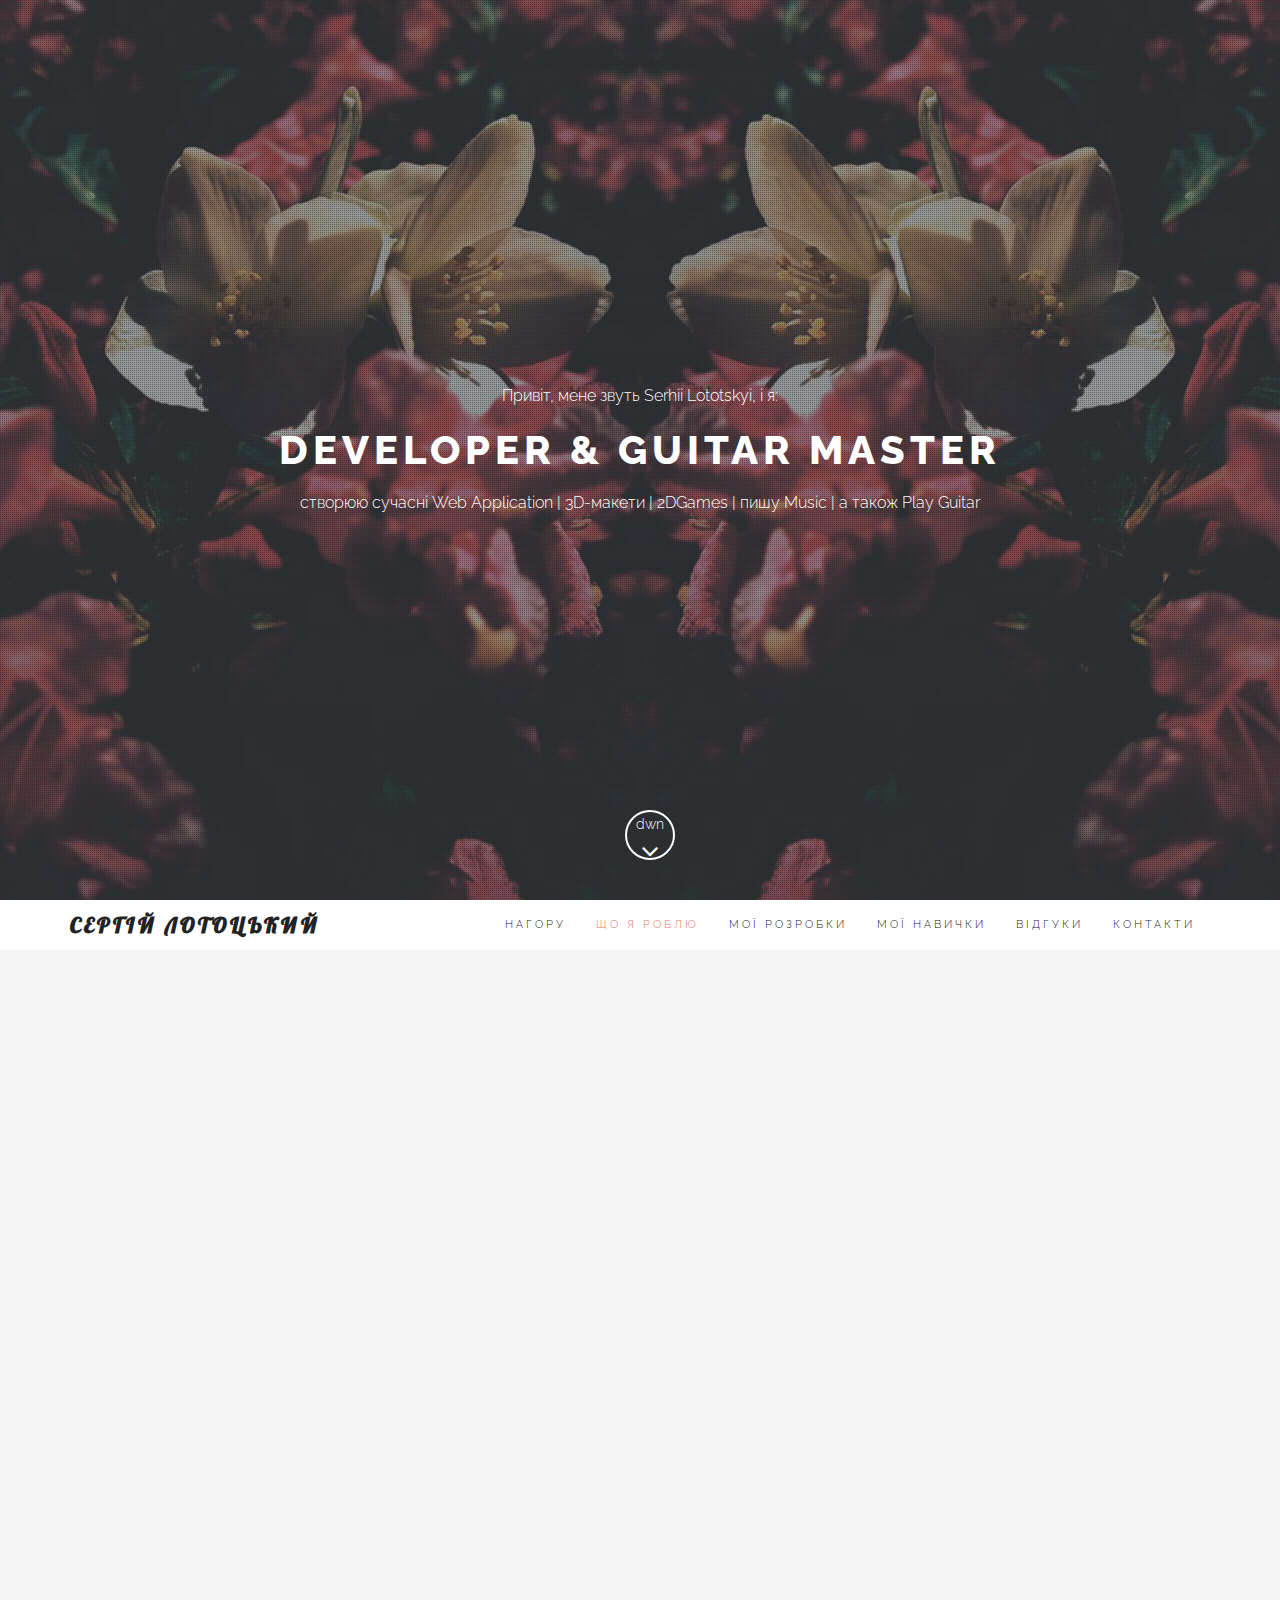
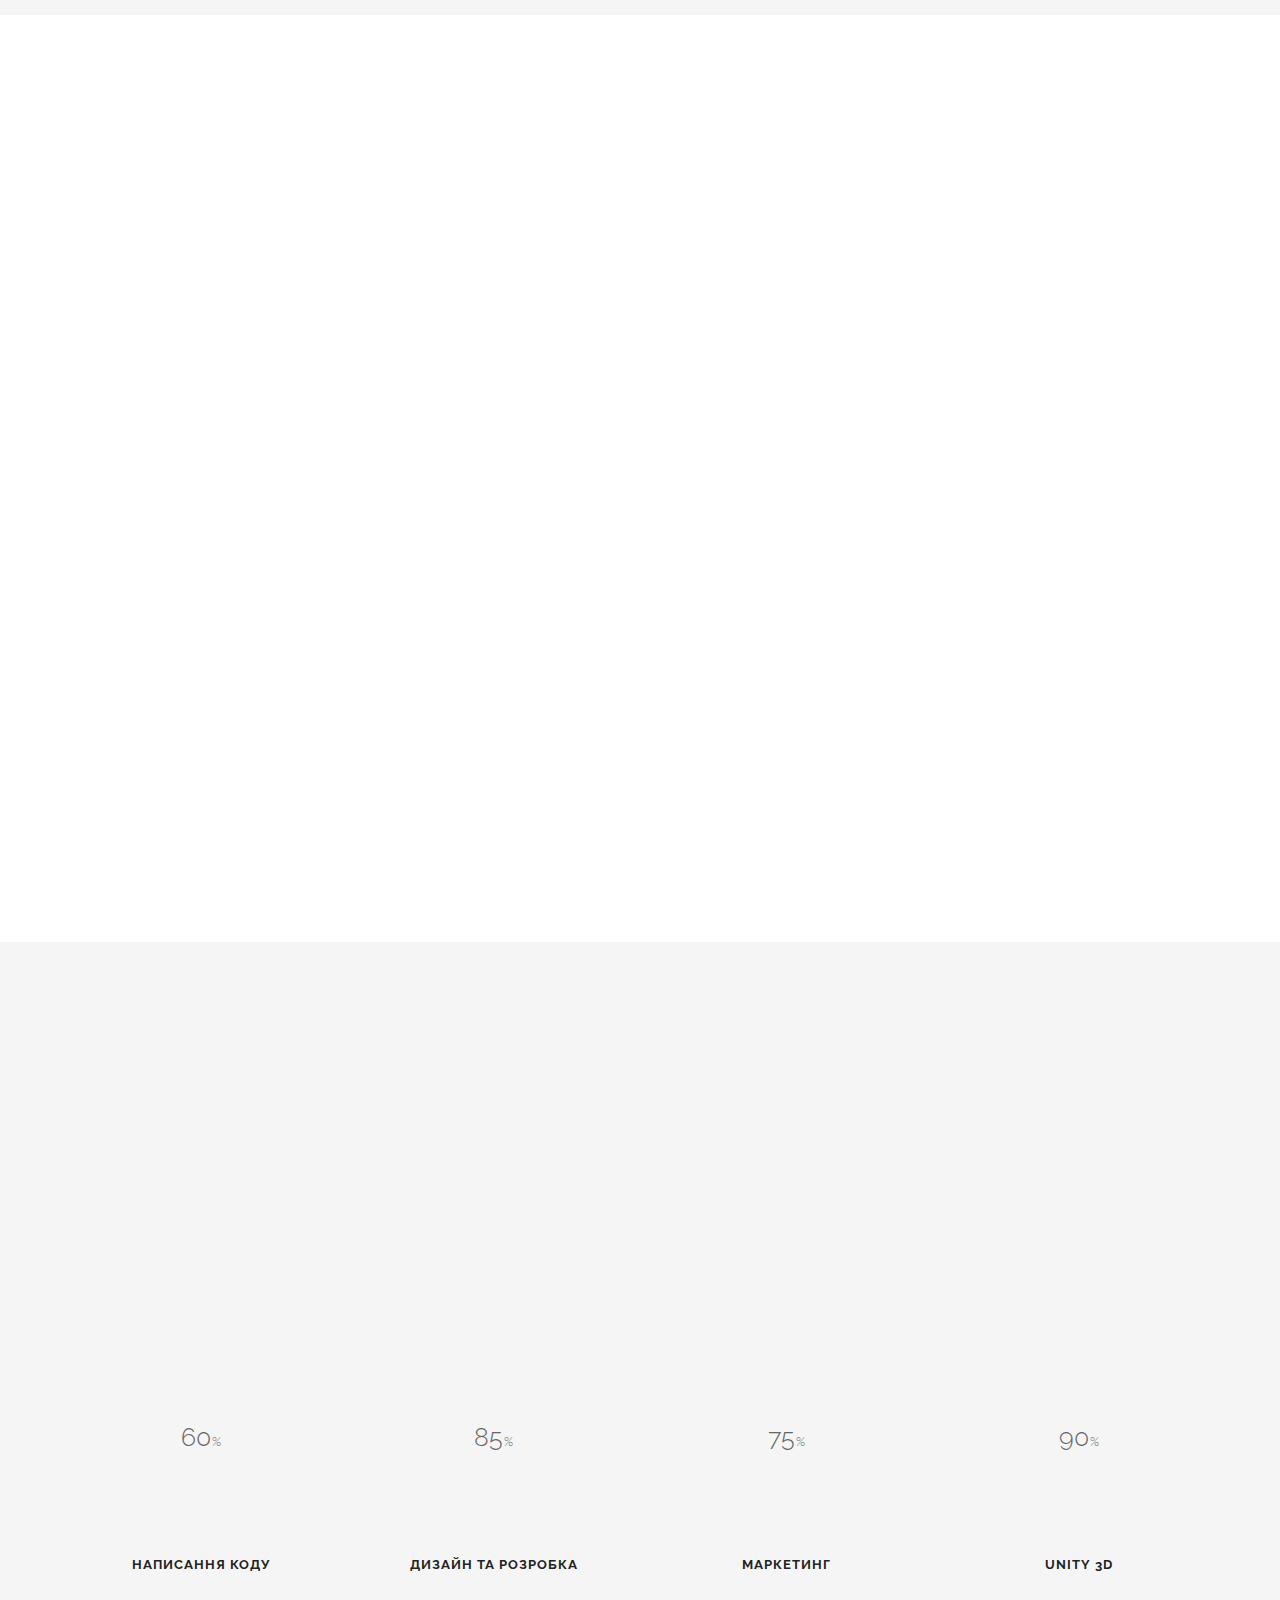
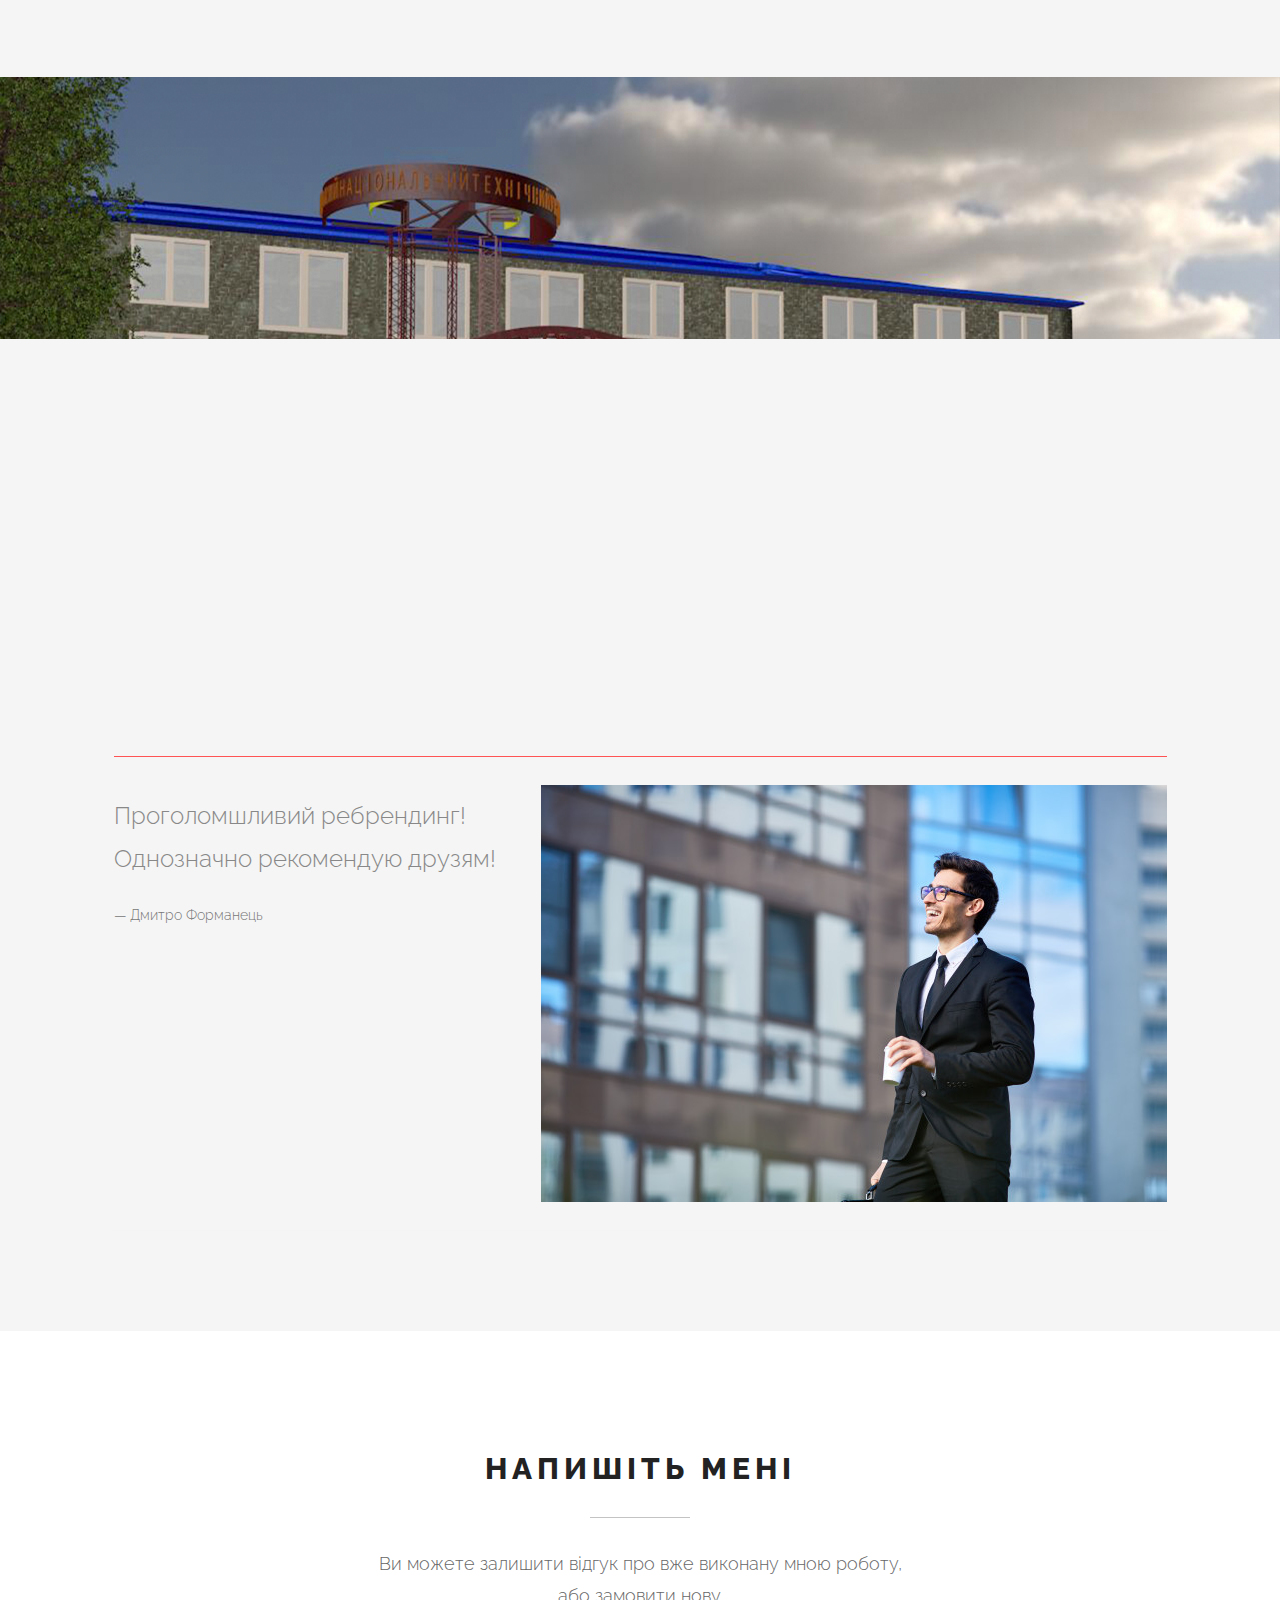
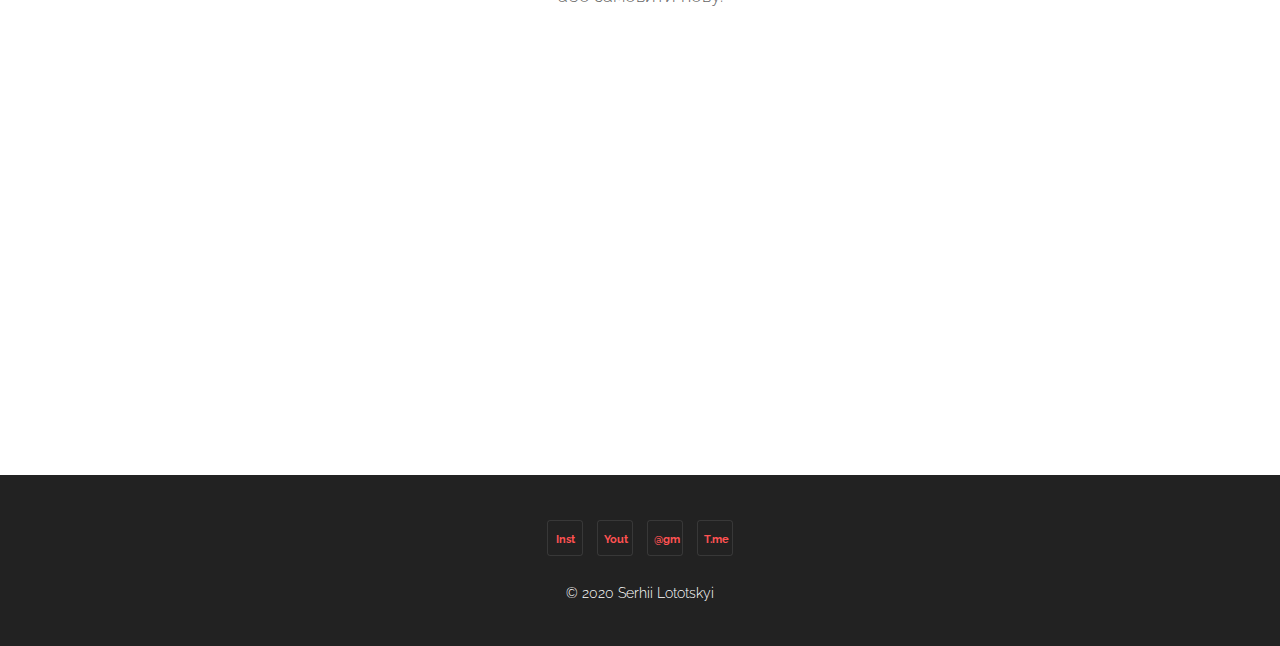
<file: index.html>
<!DOCTYPE html>
<html lang="ua">
<head>
	<meta charset="UTF-8">
	<meta name="viewport" content="width=device-width, initial-scale=1.0">
	<meta name="description" content="">
	<meta name="author" content="">

	<title>Serhii Lototskyi Portfolio</title>

	<!-- CSS -->
	<link href="assets/bootstrap/css/bootstrap.min.css" rel="stylesheet" media="screen">
	<link href="assets/css/font-awesome.min.css" rel="stylesheet" media="screen">
	<link href="assets/css/simple-line-icons.css" rel="stylesheet" media="screen">
	<link href="assets/css/animate.css" rel="stylesheet">
    
	<!-- Custom styles CSS -->
	<link href="assets/css/style.css" rel="stylesheet" media="screen">
    
    <script src="assets/js/modernizr.custom.js"></script>
       
</head>
<body>

	<!-- Preloader <-->

	<div id="preloader">
		<div id="status"></div>
	</div>

	<!-- Home start -->

	<section id="home" class="pfblock-image screen-height">
        <div class="home-overlay"></div>
		<div class="intro">
			<div class="start">Привіт, мене звуть Serhii Lototskyi, і я:</div>
			<h1>Developer & Guitar Master</h1>
			<div class="start">створюю сучасні Web Application | 3D-макети | 2DGames | пишу Music | а також Play Guitar</div>
		</div>

        <a href="#services">
		<div class="scroll-down">
            <span>dwn
                <i class="fa fa-angle-down fa-2x"></i>
            </span>
		</div>
        </a>

	</section>

	<!-- Home end -->

	<!-- Navigation start -->

	<header class="header">

		<nav class="navbar navbar-custom" role="navigation">

			<div class="container">

				<div class="navbar-header">
					<button type="button" class="navbar-toggle" data-toggle="collapse" data-target="#custom-collapse">
						<span class="sr-only">Ввімкнути навігацію</span>
						<span class="icon-bar"></span>
						<span class="icon-bar"></span>
						<span class="icon-bar"></span>
					</button>
					<a class="navbar-brand" href="index.html">Сергій Лотоцький</a>
				</div>

				<div class="collapse navbar-collapse" id="custom-collapse">
					<ul class="nav navbar-nav navbar-right">
						<li><a href="#home">Нагору</a></li>
						<li><a href="#services">Що я роблю</a></li>
                        <li><a href="#portfolio">Мої розробки</a></li>
                        <li><a href="#skills">Мої навички</a></li>
						<li><a href="#testimonials">Відгуки</a></li>
						<li><a href="#contact">Контакти</a></li>
					</ul>
				</div>

			</div><!-- .container -->

		</nav>

	</header>

	<!--кінець навігації -->

    <!-- що я роблю початокt -->

	<section id="services" class="pfblock pfblock-gray">
		<div class="container">
			<div class="row">

				<div class="col-sm-6 col-sm-offset-3">

					<div class="pfblock-header wow fadeInUp">
						<h2 class="pfblock-title">ось що я роблю</h2>
						<div class="pfblock-line"></div>
						<div class="pfblock-subtitle">
							|Cinema 4D | Unity3D | Web-Develop | Photoshop | Illustrator|
						</div>
					</div>

				</div>

			</div>

			<div class="row">

				<div class="col-sm-3">

					<div class="iconbox wow slideInLeft">
						<div class="iconbox-icon">
							<span class="icon-magic-wand"></span>
						</div>
						<div class="iconbox-text">
							<h3 class="iconbox-title">Дизайн</h3>
							<div class="iconbox-desc">
								3D-дизайн. Обробка та стилізація фото.
							</div>
						</div>
					</div>

				</div>

				<div class="col-sm-3">

					<div class="iconbox wow slideInLeft">
						<div class="iconbox-icon">
							<span class="icon-puzzle"></span>
						</div>
						<div class="iconbox-text">
							<h3 class="iconbox-title">Web-Develop</h3>
							<div class="iconbox-desc">
								Розробка Веб-додатків. Кросплатформенних додатків.
							</div>
						</div>
					</div>

				</div>

				<div class="col-sm-3">

					<div class="iconbox wow slideInRight">
						<div class="iconbox-icon">
							<span class="icon-badge"></span>
						</div>
						<div class="iconbox-text">
							<h3 class="iconbox-title">Брендування</h3>
							<div class="iconbox-desc">
								Іменне брендування "під ключ".
							</div>
						</div>
					</div>

				</div>

				<div class="col-sm-3">

					<div class="iconbox wow slideInRight">
						<div class="iconbox-icon">
							<span class="icon-question"></span>
						</div>
						<div class="iconbox-text">
							<h3 class="iconbox-title">Консультації</h3>
							<div class="iconbox-desc">
								Надаю консультації по дизайну та створенню ТЗ.
							</div>
						</div>
					</div>

				</div>

			</div><!-- .row -->
		</div><!-- .container -->
	</section>

	<!-- Services end -->
    
	<!-- Portfolio start -->

	<section id="portfolio" class="pfblock">
		<div class="container">
			<div class="row">

				<div class="col-sm-6 col-sm-offset-3">

					<div class="pfblock-header wow fadeInUp">
						<h2 class="pfblock-title">Мої роботи</h2>
						<div class="pfblock-line"></div>
						<div class="pfblock-subtitle">
							Краще пізно, ніж ніколи....
						</div>
					</div>

				</div>

			</div><!-- .row -->
            
            
            <div class="row">
                
                <div class="col-xs-12 col-sm-4 col-md-4">
                    
                    <div class="grid wow zoomIn">
                        <figure class="effect-bubba">
                            <img src="assets/images/item-1.jpg.png" alt="img01"/>
                            <figcaption>
                                <h2><span>"Web-галерея</span>"</h2>
                                <p>Сайт-галерея із формою зв'язку.</p>
                                <a href="https://sega811.github.io/trueguitar/"></a>
                            </figcaption>			
                        </figure>
                    </div>
                    
                </div>

                <div class="col-xs-12 col-sm-4 col-md-4">
            
                    <div class="grid wow zoomIn">
                        <figure class="effect-bubba">
                            <img src="assets/images/item-2.jpg" alt="img01"/>
                            <figcaption>
                                <h2><span>Ukrain Solid Gamers</span></h2>
                                <p>Молодіжна організація по розширенню GAME-індустрії в Україні.</p>
                                <a href="https://www.instagram.com/solid_gamers.ua/"></a>
                            </figcaption>			
                        </figure>
                    </div>
                    
                </div>
                
                <div class="col-xs-12 col-sm-4 col-md-4">
            
                    <div class="grid wow zoomIn">
                        <figure class="effect-bubba">
                            <img src="assets/images/item-3.jpg" alt="img01"/>
                            <figcaption>
                                <h2><span>"ЛНТУ"3D</span> v2.0</h2>
                                <p>Змодельований 3D-макет головного входу Луцького Національного Технічного Університету.</p>
                            </figcaption>			
                        </figure>
                    </div>
                    
                </div>
                
                <div class="col-xs-12 col-sm-4 col-md-4">
            
                    <div class="grid wow zoomIn">
                        <figure class="effect-bubba">	
                            <img src="assets/images/item-4.png.jpg" alt="img01"/>
                            <figcaption>
                                <h2><span>t_t.shop</span></h2>
                                <p>Інста-магазин "truests_things.shop".</p>
                            </figcaption>			
                        </figure>
                    </div>
                    
                </div>
                
                <div class="col-xs-12 col-sm-4 col-md-4">
            
                    <div class="grid wow zoomIn">
                        <figure class="effect-bubba">
                            <img src="assets/images/item-5.png.jpg" alt="img01"/>
                            <figcaption>
                                <h2><span>CoronaGame.v0.0.6</span></h2>
                                <p>Створено макет гри "CoronaGame".</p>
                            </figcaption>			
                        </figure>
                    </div>
                    
                </div>
                
                <div class="col-xs-12 col-sm-4 col-md-4">
            
                    <div class="grid wow zoomIn">
                        <figure class="effect-bubba">
                            <img src="assets/images/item-5.jpg" alt="img01"/>
                            <figcaption>
                                <h2><span>Та інші проекти</span></h2>
                                <p>Які знаходяться на етапі розробки.</p>
                            </figcaption>			
                        </figure>
                    </div>
                    
                </div>
                
            </div>


		</div><!-- .contaier -->

	</section>

	<!-- Portfolio end -->
    
    <!-- Skills start -->
    
    <section class="pfblock pfblock-gray" id="skills">
		
			<div class="container">
			
				<div class="row skills">
					
					<div class="row">

                        <div class="col-sm-6 col-sm-offset-3">

                            <div class="pfblock-header wow fadeInUp">
                                <h2 class="pfblock-title">Мої Навички</h2>
                                <div class="pfblock-line"></div>
                                <div class="pfblock-subtitle">
                                    Ніхто не запалює лампу, щоб сховати її за стіною: мета світла - створити більше світла, відкрити очі людям, розкрити дивовижне навколо.
                                </div>
                            </div>

                        </div>

                    </div><!-- .row -->
					
					<div class="col-sm-6 col-md-3 text-center">
						<span data-percent="60" class="chart easyPieChart" style="width: 140px; height: 140px; line-height: 140px;">
                            <span class="percent">60</span>
                        </span>
						<h3 class="text-center">Написання коду</h3>
					</div>
					<div class="col-sm-6 col-md-3 text-center">
						<span data-percent="85" class="chart easyPieChart" style="width: 140px; height: 140px; line-height: 140px;">
                            <span class="percent">85</span>
                        </span>
						<h3 class="text-center">Дизайн та розробка</h3>
					</div>
					<div class="col-sm-6 col-md-3 text-center">
						<span data-percent="85" class="chart easyPieChart" style="width: 140px; height: 140px; line-height: 140px;">
                            <span class="percent">75</span>
                        </span>
						<h3 class="text-center">Маркетинг</h3>
					</div>
					<div class="col-sm-6 col-md-3 text-center">
						<span data-percent="90" class="chart easyPieChart" style="width: 140px; height: 140px; line-height: 140px;">
                            <span class="percent">90</span>
                        </span>
						<h3 class="text-center">Unity 3D</h3>
					</div>
					
				</div><!--End row -->
			
			</div>
		
    </section>
    
    <!-- Skills end -->

	<!-- CallToAction start -->

	<section class="calltoaction">
		<div class="container">

			<div class="row">

				<div class="col-md-12 col-lg-12">
					<h2 class="wow slideInRight" data-wow-delay=".1s">ВИ ВЖЕ ГОТОВІ ПРАЦЮВАТИ ЗІ МНОЮ?</h2>
					<div class="calltoaction-decription wow slideInRight" data-wow-delay=".2s">
						Я вільний для freelance проектів.
					</div>
				</div>

				<div class="col-md-12 col-lg-12 calltoaction-btn wow slideInRight" data-wow-delay=".3s">
					<a href="#contact" class="btn btn-lg">Працюємо!</a>
				</div> 

			</div><!-- .row -->
		</div><!-- .container -->
	</section>

	<!-- CallToAction end -->

	<!-- Testimonials start -->

	<section id="testimonials" class="pfblock pfblock-gray">

		<div class="container">
            
            <div class="row">

				<div class="col-sm-6 col-sm-offset-3">

					<div class="pfblock-header wow fadeInUp">
						<h2 class="pfblock-title">Що кажуть мої клієнти</h2>
						<div class="pfblock-line"></div>
						<div class="pfblock-subtitle">
							Ніхто не запалює лампу, щоб сховати її за стіною: мета світла - створити більше світла, відкрити очі людям, розкрити дивовижне навколо.
						</div>
					</div>

				</div>

			</div><!-- .row -->

            <div class="row">

			<div id="cbp-qtrotator" class="cbp-qtrotator">
                <div class="cbp-qtcontent">
                    <img src="assets/images/client-3.jpg" alt="client-3" />
                    <blockquote>
                      <p>Проголомшливий ребрендинг! Однозначно рекомендую друзям!</p>
                      <footer>Дмитро Форманець</footer>
                    </blockquote>
                </div>
                <div class="cbp-qtcontent">
                    <img src="assets/images/client-2.jpg" alt="client-2" />
                    <blockquote>
                      <p>Я дуже задоволений результатами. Отримати хоча б 70% задоволення від результату зазвичай важко, але я отримав його це без проблем.</p>
                      <footer>Олександр Мураєв</footer>
                    </blockquote>
                </div>

            </div>		

            </div><!-- .row -->

					
		</div><!-- .row -->
	</section>

	<!-- Testimonial end -->


	<!-- Contact start -->

	<section id="contact" class="pfblock">
		<div class="container">
			<div class="row">

				<div class="col-sm-6 col-sm-offset-3">

					<div class="pfblock-header">
						<h2 class="pfblock-title">Напишіть мені</h2>
						<div class="pfblock-line"></div>
						<div class="pfblock-subtitle">
							Ви можете залишити відгук про вже виконану мною роботу, або замовити нову.
						</div>
					</div>

				</div>

			</div><!-- .row -->

			<div class="row">

				<div class="col-sm-6 col-sm-offset-3">

					<form id="contact-form" role="form">
						<div class="ajax-hidden">
							<div class="form-group wow fadeInUp">
								<label class="sr-only" for="c_name">Name</label>
								<input type="text" id="c_name" class="form-control" name="c_name" placeholder="Ваше Ім'я">
							</div>

							<div class="form-group wow fadeInUp" data-wow-delay=".1s">
								<label class="sr-only" for="c_email">Email</label>
								<input type="email" id="c_email" class="form-control" name="c_email" placeholder="Ваш E-mail">
							</div>

							<div class="form-group wow fadeInUp" data-wow-delay=".2s">
								<textarea class="form-control" id="c_message" name="c_message" rows="7" placeholder="Повідомлення..."></textarea>
							</div>

							<button type="submit" class="btn btn-lg btn-block wow fadeInUp" data-wow-delay=".3s">Відправити Повідомлення</button>
						</div>
						<div class="ajax-response"></div>
					</form>

				</div>

			</div><!-- .row -->
		</div><!-- .container -->
	</section>

	<!-- Contact end -->

	<!-- Footer start -->

	<footer id="footer">
		<div class="container">
			<div class="row">

				<div class="col-sm-12">

					<ul class="social-links">
					<li><a href="https://instagram.com/sega_811"><span class="label">Inst</span></a></li>
					<li><a href="https://www.youtube.com/channel/UClR2rHWUmXkLIHiCMbj4VBQ"><span class="label">Yout</span></a></li>
					<li><a href="qwertyuiop12345678903321@gmail.com"><span class="label">@gm</span></a></li>
					<li><a href="https://t.me/sega_811"><span class="label">T.me</span></a></li>
					</ul>
                    <p class="copyright">
                        © 2020 Serhii Lototskyi 
					</p>

				</div>

			</div><!-- .row -->
		</div><!-- .container -->
	</footer>

	<!-- Footer end -->

	<!-- Scroll to top -->

	<div class="scroll-up">
		<a href="#home">UP<i class="fa fa-angle-up"></i></a>
	</div>
    
    <!-- Scroll to top end-->

	<!-- Javascript files -->

	<script src="assets/js/jquery-1.11.1.min.js"></script>
	<script src="assets/bootstrap/js/bootstrap.min.js"></script>
	<script src="assets/js/jquery.parallax-1.1.3.js"></script>
	<script src="assets/js/imagesloaded.pkgd.js"></script>
	<script src="assets/js/jquery.sticky.js"></script>
	<script src="assets/js/smoothscroll.js"></script>
	<script src="assets/js/wow.min.js"></script>
    <script src="assets/js/jquery.easypiechart.js"></script>
    <script src="assets/js/waypoints.min.js"></script>
    <script src="assets/js/jquery.cbpQTRotator.js"></script>
	<script src="assets/js/custom.js"></script>

</body>
</html>
</file>
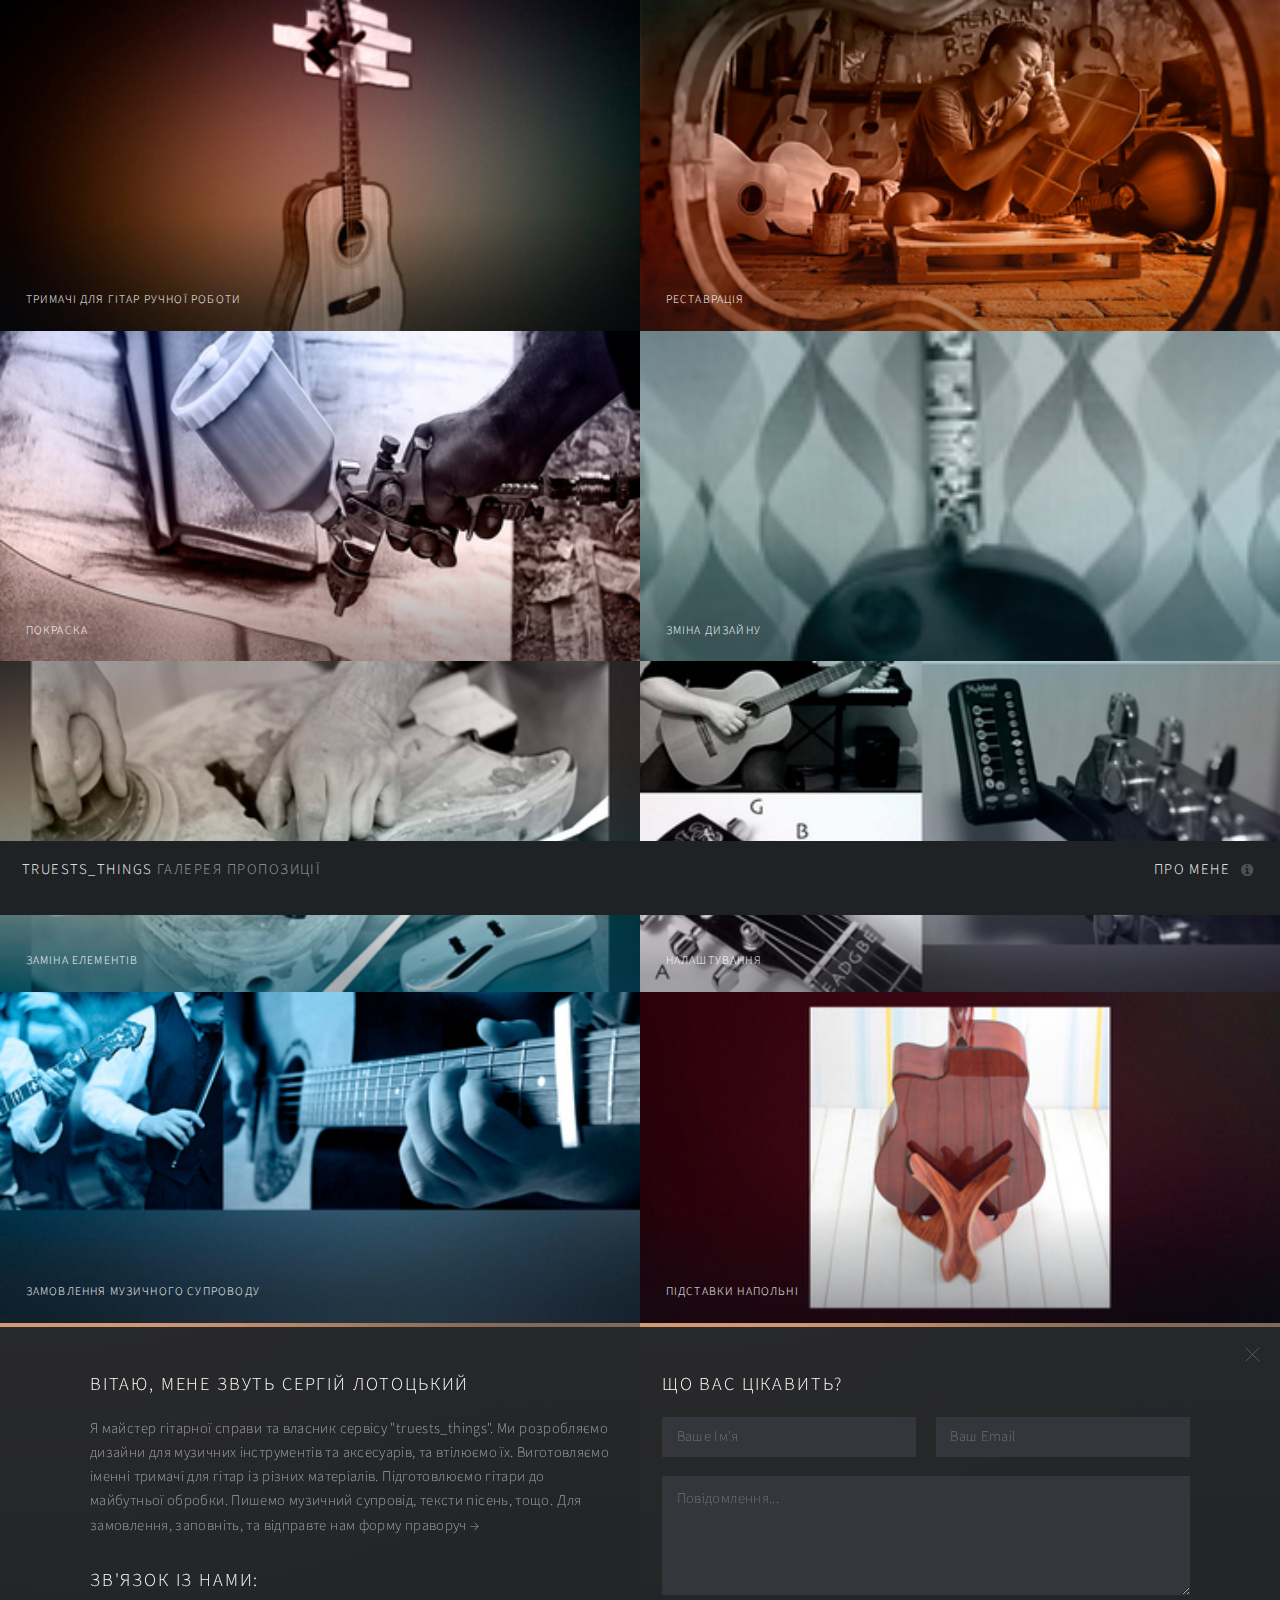
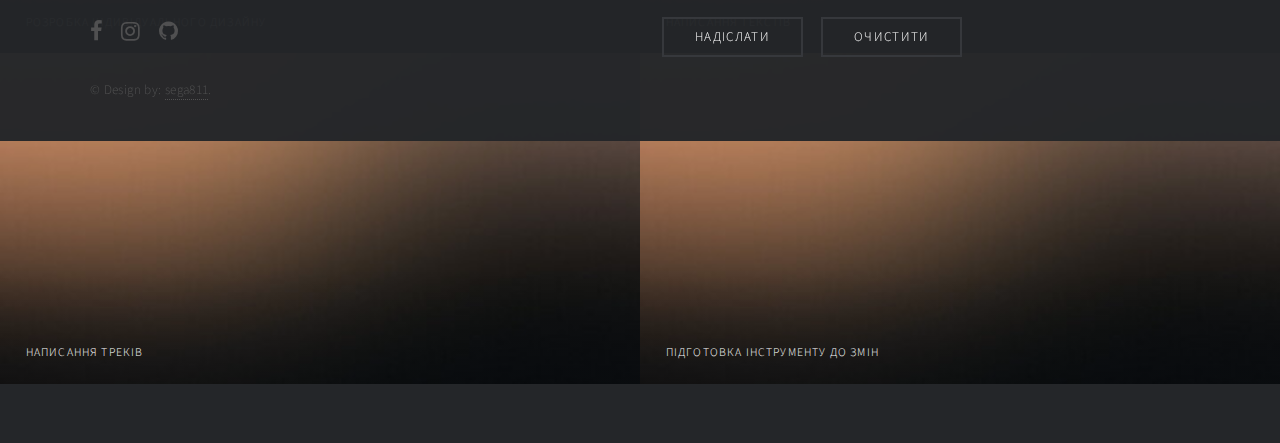
<file: trueguitar/index.html>
<!DOCTYPE HTML>
<html>
	<head>
		<title>true-guitar</title>
		<meta charset="utf-8" />
		<meta name="viewport" content="width=device-width, initial-scale=1, user-scalable=no" />
		<!--[if lte IE 8]><script src="assets/js/ie/html5shiv.js"></script><![endif]-->
		<link rel="stylesheet" href="assets/css/main.css" />
		<!--[if lte IE 9]><link rel="stylesheet" href="assets/css/ie9.css" /><![endif]-->
		<!--[if lte IE 8]><link rel="stylesheet" href="assets/css/ie8.css" /><![endif]-->
	</head>
	<body>
			<div id="wrapper">

				<!-- Header -->
					<header id="header">
						<h1><a href="index.html"><strong>truests_things</strong> галерея пропозиції</a></h1>
						<nav>
							<ul>
								<li><a href="#footer" class="icon fa-info-circle">Про мене</a></li>
							</ul>
						</nav>
					</header>

				<!-- Main -->
					<div id="main">
						<article class="thumb">
							<a href="images/fulls/01.jpg" class="image"><img src="images/thumbs/01.jpg" alt="" /></a>
							<h2>Тримачі для гітар ручної роботи</h2>
							<p>Зробимо для Вашої гітари настінне кріплення. Ваш індивідуальний дизайн: лого компанії, ініціали, фігури (складність уточнюйте). Тримачі ручної роботи!</p>
						</article>
						<article class="thumb">
							<a href="images/fulls/02.jpg" class="image"><img src="images/thumbs/02.jpg" alt="" /></a>
							<h2>Реставрація</h2>
							<p>Рестарвуємо Ваші інструменти будь-якого дизайну та часу.</p>
						</article>
						<article class="thumb">
							<a href="images/fulls/03.jpg" class="image"><img src="images/thumbs/03.jpg" alt="" /></a>
							<h2>Покраска</h2>
							<p>Покрасочні роботи під замовлення клієнта (колір та ціну уточнюйте)</p>
						</article>
						<article class="thumb">
							<a href="images/fulls/04.jpg" class="image"><img src="images/thumbs/04.jpg" alt="" /></a>
							<h2>Зміна дизайну</h2>
							<p>Оббивка іншими матеріалами, повна переробка дизайну - це все Ми можемо!</p>
						</article>
						<article class="thumb">
							<a href="images/fulls/05.jpg" class="image"><img src="images/thumbs/05.jpg" alt="" /></a>
							<h2>Заміна елементів</h2>
							<p>Проводимо глобальну, або локальну заміну деталей.</p>
						</article>
						<article class="thumb">
							<a href="images/fulls/06.jpg" class="image"><img src="images/thumbs/06.jpg" alt="" /></a>
							<h2>Налаштування</h2>
							<p>Професійно налаштуємо Ваш інструмент.</p>
						</article>
						<article class="thumb">
							<a href="images/fulls/07.jpg" class="image"><img src="images/thumbs/07.jpg" alt="" /></a>
							<h2>Замовлення музичного супроводу</h2>
							<p>Розробляємо музичний супровід "під ключ".</p>
						</article>
						<article class="thumb">
							<a href="images/fulls/08.jpg" class="image"><img src="images/thumbs/08.jpg" alt="" /></a>
							<h2>Підставки напольні</h2>
							<p>Також у продажу є напольні підставки</p>
						</article>
						<article class="thumb">
							<a href="images/fulls/09.jpg" class="image"><img src="images/thumbs/09.jpg" alt="" /></a>
							<h2>Розробка індивідуального дизайну</h2>
							<p>Розробляємо Ваш індивідуальний дизайн "під ключ".</p>
						</article>
						<article class="thumb">
							<a href="images/fulls/10.jpg" class="image"><img src="images/thumbs/10.jpg" alt="" /></a>
							<h2>Написання текстів</h2>
							<p>Пишемо тексти пісень, віршів, тощо.</p>
						</article>
						<article class="thumb">
							<a href="images/fulls/11.jpg" class="image"><img src="images/thumbs/11.jpg" alt="" /></a>
							<h2>Написання треків</h2>
							<p>Створюємо персональний трек "під ключ".</p>
						</article>
						<article class="thumb">
							<a href="images/fulls/12.jpg" class="image"><img src="images/thumbs/12.jpg" alt="" /></a>
							<h2>Підготовка інструменту до змін</h2>
							<p>Повна обробка та підготовка інструменту до реставрації чи редизайну</p>
						</article>
					</div>

				<!-- Footer -->
					<footer id="footer" class="panel">
						<div class="inner split">
							<div>
								<section>
									<h2>Вітаю, мене звуть Сергій Лотоцький</h2>
									<p>Я майстер гітарної справи та власник сервісу "truests_things". Ми розробляємо дизайни для музичних інструментів та аксесуарів, та втілюємо їх. Виготовляємо іменні тримачі для гітар із різних матеріалів. Підготовлюємо гітари до майбутньої обробки. Пишемо музичний супровід, тексти пісень, тощо. Для замовлення, заповніть, та відправте нам форму праворуч →  </p>
								</section>
								<section>
									<h2>Зв'язок із нами:</h2>
									<ul class="icons">
										<li><a href="https://uk-ua.facebook.com/" class="icon fa-facebook"><span class="label">Facebook</span></a></li>
										<li><a href="https://www.instagram.com/sega_811/" class="icon fa-instagram"><span class="label">Instagram</span></a></li>
										<li><a href="https://github.com/sega811" class="icon fa-github"><span class="label">GitHub</span></a></li>
										<li><a href="https://t.me/sega_811" class="icon fa-telegram"><span class="label">Telegram</span></a></li>
									</ul>
								</section>
								<p class="copyright">
									&copy; Design by: <a href="https://github.com/sega811">sega811</a>.
								</p>
							</div>
							<div>
								<section>
									<h2>Що Вас цікавить?</h2>
									<form method="post" action="#">
										<div class="field half first">
											<input type="text" name="name" id="name" placeholder="Ваше Ім'я" />
										</div>
										<div class="field half">
											<input type="text" name="email" id="email" placeholder="Ваш Email" />
										</div>
										<div class="field">
											<textarea name="message" id="message" rows="4" placeholder="Повідомлення..."></textarea>
										</div>
										<ul class="actions">
											<li><input type="submit" value="надіслати" class="Submit" /></li>
											<li><input type="reset" value="очистити" /></li>
										</ul>
									</form>
								</section>
							</div>
						</div>
					</footer>

			</div>

		<!-- Скрипти -->
			<script src="assets/js/jquery.min.js"></script>
			<script src="assets/js/jquery.poptrox.min.js"></script>
			<script src="assets/js/skel.min.js"></script>
			<script src="assets/js/util.js"></script>
			<!--[if lte IE 8]><script src="assets/js/ie/respond.min.js"></script><![endif]-->
			<script src="assets/js/main.js"></script>

	</body>
</html>
</file>
<file: assets/css/simple-line-icons.css>
@font-face {
	font-family: 'Simple-Line-Icons';
	src:url('../fonts/Simple-Line-Icons.eot');
	src:url('../fonts/Simple-Line-Icons.eot?#iefix') format('embedded-opentype'),
		url('../fonts/Simple-Line-Icons.woff') format('woff'),
		url('../fonts/Simple-Line-Icons.ttf') format('truetype'),
		url('../fonts/Simple-Line-Icons.svg#Simple-Line-Icons') format('svg');
	font-weight: normal;
	font-style: normal;
}

/* Use the following CSS code if you want to use data attributes for inserting your icons */
[data-icon]:before {
	font-family: 'Simple-Line-Icons';
	content: attr(data-icon);
	speak: none;
	font-weight: normal;
	font-variant: normal;
	text-transform: none;
	line-height: 1;
	-webkit-font-smoothing: antialiased;
	-moz-osx-font-smoothing: grayscale;
}

/* Use the following CSS code if you want to have a class per icon */
/*
Instead of a list of all class selectors,
you can use the generic selector below, but it's slower:
[class*="icon-"] {
*/
.icon-user-female, .icon-user-follow, .icon-user-following, .icon-user-unfollow, .icon-trophy, .icon-screen-smartphone, .icon-screen-desktop, .icon-plane, .icon-notebook, .icon-moustache, .icon-mouse, .icon-magnet, .icon-energy, .icon-emoticon-smile, .icon-disc, .icon-cursor-move, .icon-crop, .icon-credit-card, .icon-chemistry, .icon-user, .icon-speedometer, .icon-social-youtube, .icon-social-twitter, .icon-social-tumblr, .icon-social-facebook, .icon-social-dropbox, .icon-social-dribbble, .icon-shield, .icon-screen-tablet, .icon-magic-wand, .icon-hourglass, .icon-graduation, .icon-ghost, .icon-game-controller, .icon-fire, .icon-eyeglasses, .icon-envelope-open, .icon-envelope-letter, .icon-bell, .icon-badge, .icon-anchor, .icon-wallet, .icon-vector, .icon-speech, .icon-puzzle, .icon-printer, .icon-present, .icon-playlist, .icon-pin, .icon-picture, .icon-map, .icon-layers, .icon-handbag, .icon-globe-alt, .icon-globe, .icon-frame, .icon-folder-alt, .icon-film, .icon-feed, .icon-earphones-alt, .icon-earphones, .icon-drop, .icon-drawer, .icon-docs, .icon-directions, .icon-direction, .icon-diamond, .icon-cup, .icon-compass, .icon-call-out, .icon-call-in, .icon-call-end, .icon-calculator, .icon-bubbles, .icon-briefcase, .icon-book-open, .icon-basket-loaded, .icon-basket, .icon-bag, .icon-action-undo, .icon-action-redo, .icon-wrench, .icon-umbrella, .icon-trash, .icon-tag, .icon-support, .icon-size-fullscreen, .icon-size-actual, .icon-shuffle, .icon-share-alt, .icon-share, .icon-rocket, .icon-question, .icon-pie-chart, .icon-pencil, .icon-note, .icon-music-tone-alt, .icon-music-tone, .icon-microphone, .icon-loop, .icon-logout, .icon-login, .icon-list, .icon-like, .icon-home, .icon-grid, .icon-graph, .icon-equalizer, .icon-dislike, .icon-cursor, .icon-control-start, .icon-control-rewind, .icon-control-play, .icon-control-pause, .icon-control-forward, .icon-control-end, .icon-calendar, .icon-bulb, .icon-bar-chart, .icon-arrow-up, .icon-arrow-right, .icon-arrow-left, .icon-arrow-down, .icon-ban, .icon-bubble, .icon-camcorder, .icon-camera, .icon-check, .icon-clock, .icon-close, .icon-cloud-download, .icon-cloud-upload, .icon-doc, .icon-envelope, .icon-eye, .icon-flag, .icon-folder, .icon-heart, .icon-info, .icon-key, .icon-link, .icon-lock, .icon-lock-open, .icon-magnifier, .icon-magnifier-add, .icon-magnifier-remove, .icon-paper-clip, .icon-paper-plane, .icon-plus, .icon-pointer, .icon-power, .icon-refresh, .icon-reload, .icon-settings, .icon-star, .icon-symbol-female, .icon-symbol-male, .icon-target, .icon-volume-1, .icon-volume-2, .icon-volume-off, .icon-users {
	font-family: 'Simple-Line-Icons';
	speak: none;
	font-style: normal;
	font-weight: normal;
	font-variant: normal;
	text-transform: none;
	line-height: 1;
	-webkit-font-smoothing: antialiased;
}
.icon-user-female:before {
	content: "\e000";
}
.icon-user-follow:before {
	content: "\e002";
}
.icon-user-following:before {
	content: "\e003";
}
.icon-user-unfollow:before {
	content: "\e004";
}
.icon-trophy:before {
	content: "\e006";
}
.icon-screen-smartphone:before {
	content: "\e010";
}
.icon-screen-desktop:before {
	content: "\e011";
}
.icon-plane:before {
	content: "\e012";
}
.icon-notebook:before {
	content: "\e013";
}
.icon-moustache:before {
	content: "\e014";
}
.icon-mouse:before {
	content: "\e015";
}
.icon-magnet:before {
	content: "\e016";
}
.icon-energy:before {
	content: "\e020";
}
.icon-emoticon-smile:before {
	content: "\e021";
}
.icon-disc:before {
	content: "\e022";
}
.icon-cursor-move:before {
	content: "\e023";
}
.icon-crop:before {
	content: "\e024";
}
.icon-credit-card:before {
	content: "\e025";
}
.icon-chemistry:before {
	content: "\e026";
}
.icon-user:before {
	content: "\e005";
}
.icon-speedometer:before {
	content: "\e007";
}
.icon-social-youtube:before {
	content: "\e008";
}
.icon-social-twitter:before {
	content: "\e009";
}
.icon-social-tumblr:before {
	content: "\e00a";
}
.icon-social-facebook:before {
	content: "\e00b";
}
.icon-social-dropbox:before {
	content: "\e00c";
}
.icon-social-dribbble:before {
	content: "\e00d";
}
.icon-shield:before {
	content: "\e00e";
}
.icon-screen-tablet:before {
	content: "\e00f";
}
.icon-magic-wand:before {
	content: "\e017";
}
.icon-hourglass:before {
	content: "\e018";
}
.icon-graduation:before {
	content: "\e019";
}
.icon-ghost:before {
	content: "\e01a";
}
.icon-game-controller:before {
	content: "\e01b";
}
.icon-fire:before {
	content: "\e01c";
}
.icon-eyeglasses:before {
	content: "\e01d";
}
.icon-envelope-open:before {
	content: "\e01e";
}
.icon-envelope-letter:before {
	content: "\e01f";
}
.icon-bell:before {
	content: "\e027";
}
.icon-badge:before {
	content: "\e028";
}
.icon-anchor:before {
	content: "\e029";
}
.icon-wallet:before {
	content: "\e02a";
}
.icon-vector:before {
	content: "\e02b";
}
.icon-speech:before {
	content: "\e02c";
}
.icon-puzzle:before {
	content: "\e02d";
}
.icon-printer:before {
	content: "\e02e";
}
.icon-present:before {
	content: "\e02f";
}
.icon-playlist:before {
	content: "\e030";
}
.icon-pin:before {
	content: "\e031";
}
.icon-picture:before {
	content: "\e032";
}
.icon-map:before {
	content: "\e033";
}
.icon-layers:before {
	content: "\e034";
}
.icon-handbag:before {
	content: "\e035";
}
.icon-globe-alt:before {
	content: "\e036";
}
.icon-globe:before {
	content: "\e037";
}
.icon-frame:before {
	content: "\e038";
}
.icon-folder-alt:before {
	content: "\e039";
}
.icon-film:before {
	content: "\e03a";
}
.icon-feed:before {
	content: "\e03b";
}
.icon-earphones-alt:before {
	content: "\e03c";
}
.icon-earphones:before {
	content: "\e03d";
}
.icon-drop:before {
	content: "\e03e";
}
.icon-drawer:before {
	content: "\e03f";
}
.icon-docs:before {
	content: "\e040";
}
.icon-directions:before {
	content: "\e041";
}
.icon-direction:before {
	content: "\e042";
}
.icon-diamond:before {
	content: "\e043";
}
.icon-cup:before {
	content: "\e044";
}
.icon-compass:before {
	content: "\e045";
}
.icon-call-out:before {
	content: "\e046";
}
.icon-call-in:before {
	content: "\e047";
}
.icon-call-end:before {
	content: "\e048";
}
.icon-calculator:before {
	content: "\e049";
}
.icon-bubbles:before {
	content: "\e04a";
}
.icon-briefcase:before {
	content: "\e04b";
}
.icon-book-open:before {
	content: "\e04c";
}
.icon-basket-loaded:before {
	content: "\e04d";
}
.icon-basket:before {
	content: "\e04e";
}
.icon-bag:before {
	content: "\e04f";
}
.icon-action-undo:before {
	content: "\e050";
}
.icon-action-redo:before {
	content: "\e051";
}
.icon-wrench:before {
	content: "\e052";
}
.icon-umbrella:before {
	content: "\e053";
}
.icon-trash:before {
	content: "\e054";
}
.icon-tag:before {
	content: "\e055";
}
.icon-support:before {
	content: "\e056";
}
.icon-size-fullscreen:before {
	content: "\e057";
}
.icon-size-actual:before {
	content: "\e058";
}
.icon-shuffle:before {
	content: "\e059";
}
.icon-share-alt:before {
	content: "\e05a";
}
.icon-share:before {
	content: "\e05b";
}
.icon-rocket:before {
	content: "\e05c";
}
.icon-question:before {
	content: "\e05d";
}
.icon-pie-chart:before {
	content: "\e05e";
}
.icon-pencil:before {
	content: "\e05f";
}
.icon-note:before {
	content: "\e060";
}
.icon-music-tone-alt:before {
	content: "\e061";
}
.icon-music-tone:before {
	content: "\e062";
}
.icon-microphone:before {
	content: "\e063";
}
.icon-loop:before {
	content: "\e064";
}
.icon-logout:before {
	content: "\e065";
}
.icon-login:before {
	content: "\e066";
}
.icon-list:before {
	content: "\e067";
}
.icon-like:before {
	content: "\e068";
}
.icon-home:before {
	content: "\e069";
}
.icon-grid:before {
	content: "\e06a";
}
.icon-graph:before {
	content: "\e06b";
}
.icon-equalizer:before {
	content: "\e06c";
}
.icon-dislike:before {
	content: "\e06d";
}
.icon-cursor:before {
	content: "\e06e";
}
.icon-control-start:before {
	content: "\e06f";
}
.icon-control-rewind:before {
	content: "\e070";
}
.icon-control-play:before {
	content: "\e071";
}
.icon-control-pause:before {
	content: "\e072";
}
.icon-control-forward:before {
	content: "\e073";
}
.icon-control-end:before {
	content: "\e074";
}
.icon-calendar:before {
	content: "\e075";
}
.icon-bulb:before {
	content: "\e076";
}
.icon-bar-chart:before {
	content: "\e077";
}
.icon-arrow-up:before {
	content: "\e078";
}
.icon-arrow-right:before {
	content: "\e079";
}
.icon-arrow-left:before {
	content: "\e07a";
}
.icon-arrow-down:before {
	content: "\e07b";
}
.icon-ban:before {
	content: "\e07c";
}
.icon-bubble:before {
	content: "\e07d";
}
.icon-camcorder:before {
	content: "\e07e";
}
.icon-camera:before {
	content: "\e07f";
}
.icon-check:before {
	content: "\e080";
}
.icon-clock:before {
	content: "\e081";
}
.icon-close:before {
	content: "\e082";
}
.icon-cloud-download:before {
	content: "\e083";
}
.icon-cloud-upload:before {
	content: "\e084";
}
.icon-doc:before {
	content: "\e085";
}
.icon-envelope:before {
	content: "\e086";
}
.icon-eye:before {
	content: "\e087";
}
.icon-flag:before {
	content: "\e088";
}
.icon-folder:before {
	content: "\e089";
}
.icon-heart:before {
	content: "\e08a";
}
.icon-info:before {
	content: "\e08b";
}
.icon-key:before {
	content: "\e08c";
}
.icon-link:before {
	content: "\e08d";
}
.icon-lock:before {
	content: "\e08e";
}
.icon-lock-open:before {
	content: "\e08f";
}
.icon-magnifier:before {
	content: "\e090";
}
.icon-magnifier-add:before {
	content: "\e091";
}
.icon-magnifier-remove:before {
	content: "\e092";
}
.icon-paper-clip:before {
	content: "\e093";
}
.icon-paper-plane:before {
	content: "\e094";
}
.icon-plus:before {
	content: "\e095";
}
.icon-pointer:before {
	content: "\e096";
}
.icon-power:before {
	content: "\e097";
}
.icon-refresh:before {
	content: "\e098";
}
.icon-reload:before {
	content: "\e099";
}
.icon-settings:before {
	content: "\e09a";
}
.icon-star:before {
	content: "\e09b";
}
.icon-symbol-female:before {
	content: "\e09c";
}
.icon-symbol-male:before {
	content: "\e09d";
}
.icon-target:before {
	content: "\e09e";
}
.icon-volume-1:before {
	content: "\e09f";
}
.icon-volume-2:before {
	content: "\e0a0";
}
.icon-volume-off:before {
	content: "\e0a1";
}
.icon-users:before {
	content: "\e001";
}
</file>
<file: assets/css/style.css>
@import url(http://fonts.googleapis.com/css?family=Raleway:400,300,500,700,800);
@import url(http://fonts.googleapis.com/css?family=Lobster);

/*!
 * Clean v2.0.0
 * Homepage: http://scripteden.com
 * Copyright 2015 Script Eden
 * Licensed under MIT
*/

body {
	font: 300 14px/1.8 'Raleway', sans-serif;
	color: #666;
	overflow-x: hidden;
}

img {
	max-width: 100%;
	height: auto;
}

a {
	color: #E7746F;
}

a:hover {
	text-decoration: none;
	color: #999;
}

/* ---------------------------------------------- /*
 * Transition elsements
/* ---------------------------------------------- */


.navbar a,
.form-control {
	-webkit-transition: all 0.4s ease-in-out 0s;
	   -moz-transition: all 0.4s ease-in-out 0s;
		-ms-transition: all 0.4s ease-in-out 0s;
		 -o-transition: all 0.4s ease-in-out 0s;
			transition: all 0.4s ease-in-out 0s;
}

a,
.btn {
	-webkit-transition: all 0.125s ease-in-out 0s;
	   -moz-transition: all 0.125s ease-in-out 0s;
		-ms-transition: all 0.125s ease-in-out 0s;
		 -o-transition: all 0.125s ease-in-out 0s;
			transition: all 0.125s ease-in-out 0s;
}

/* ---------------------------------------------- /*
 * Reset box-shadow
/* ---------------------------------------------- */

.btn,
.form-control,
.form-control:hover,
.form-control:focus,
.navbar-custom .dropdown-menu {
	-webkit-box-shadow: none;
			box-shadow: none;
}

/* ---------------------------------------------- /*
 * Typography
/* ---------------------------------------------- */

h1, h2, h3, h4, h5, h6 {
	font: 700 40px/1.2 Raleway, sans-serif;
	text-transform: uppercase;
	letter-spacing: 5px;
	margin: 5px 0 5px;
	color: #222;
}

h2 {
	font-size: 30px;
	margin: 0 0 30px;
}

h3 {
	font-size: 13px;
	letter-spacing: 1px;
	margin: 0 0 5px;
}

h4 {
	font-size: 12px;
	letter-spacing: 1px;
}

h5 {
	font-size: 12px;
	letter-spacing: 1px;
	font-weight: 400;
}

h6 {
	font-size: 11px;
	letter-spacing: 1px;
	font-weight: 400;
}

/* ---------------------------------------------- /*
 * Reset border-radius
/* ---------------------------------------------- */

.btn,
.iconbox,
.progress,
#filter li,
.scroll-up a,
.form-control,
.input-group-addon {
	-webkit-border-radius: 3px;
	   -moz-border-radius: 3px;
		 -o-border-radius: 3px;
			border-radius: 3px;
}


/* ---------------------------------------------- /*
 * Input-group
/* ---------------------------------------------- */

.input-group .form-control {
	z-index: auto;
}

.input-group-addon {
	background: #D8E1E4;
	border: 2px solid #D8E1E4;
	padding: 6px 15px;
	font-weight: 700;
}

/* ---------------------------------------------- /*
 * Inputs styles
/* ---------------------------------------------- */

.form-control {
	background: #FFF;
	border: 1px solid #D8E1E4;
	font-size: 12px;
	padding: 0 15px;
}

.form-control:focus{
    border-color: rgba(135, 135, 135, 0.7);
}

.input-lg,
.form-horizontal .form-group-lg .form-control {
	height: 38px;
	font-size: 13px;
}

.input-sm,
.form-horizontal .form-group-sm .form-control {
	font-size: 11px;
	height: 30px;
}

textarea.form-control {
	padding: 15px;
    max-width: 100%;
    min-width: 100%;
}

/* ---------------------------------------------- /*
 * Custom button style
/* ---------------------------------------------- */

.btn {
	font-family: Raleway, sans-serif;
	text-transform: uppercase;
	letter-spacing: 1px;
	font-size: 13px;
	padding: 8px 26px;
	border: 0;
}

.btn:hover,
.btn:focus,
.btn:active,
.btn.active {
	outline: inherit !important;
}

/* Button size */

.btn-lg,
.btn-group-lg > .btn {
	padding: 10px 25px;
	font-size: 13px;
    background: rgba(17, 17, 17, 0.8);
    color: #fff;
}
.btn-lg:hover,
.btn-group-lg > .btn:hover{
    background: rgba(17, 17, 17, 1.8);
    color: #fff;
}

.btn-sm,
.btn-group-sm > .btn {
	padding: 6px 25px;
	font-size: 11px;
}

.btn-xs,
.btn-group-xs > .btn {
	padding: 5px 25px;
	font-size: 10px;
}

.btn .icon-before {
	margin-right: 6px;
}

.btn .icon-after {
	margin-left: 6px;
}

/* ---------------------------------------------- /*
 * General Styles
/* ---------------------------------------------- */

.pfblock {
	padding: 120px 0 100px;
}

.pfblock-gray {
	background: #f5f5f5;
}

.pfblock-image {
	padding: 0;
}

.calltoaction h1,
.calltoaction h2,
.calltoaction h3,
.calltoaction h4,
.calltoaction h5,
.calltoaction h6,
.pfblock-image,
.pfblock-image h1,
.pfblock-image h2,
.pfblock-image h3,
.pfblock-image h4,
.pfblock-image h5,
.pfblock-image h6 {
	color: #fff;
}

.pfblock-header {
	text-align: center;
	margin: 0 0 60px;
}

.pfblock-header-left {
	text-align: left;
}

.pfblock-header-left .pfblock-line {
	width: inherit;
	margin: 30px 0;
}

.pfblock-title{
    font-weight: 800;
}

.pfblock-subtitle {
	font-family: Raleway, "Times New Roman", Times, sans-serif;
	font-style: normal;
	font-size: 18px;
}

.pfblock-line {
	background: rgba(135, 135, 135, 0.5);
	width: 100px;
	height: 1px;
	margin: 30px auto;
}

.pfblock-icon {
	font-size: 32px;
}
.calltoaction *{
    text-align: center;
}
.calltoaction {
    background: url(../images/item-3.jpg);
	background-color: #222;
	background-repeat: no-repeat;
	background-position: 0 0;
	-webkit-background-size: cover;
	   -moz-background-size: cover;
		 -o-background-size: cover;
			background-size: cover;
	padding: 50px 0;
	color: #999;
}

.calltoaction h2 {
	font-size: 20px;
	letter-spacing: 1px;
	margin-bottom: 5px;
}

.calltoaction-decription{
    padding-top: 20px;
    padding-bottom: 30px;
    font-size: 20px;
    color: #fff;
}

.calltoaction-btn {
	text-align: center;
}

.calltoaction-btn > .btn {
    background: rgba(255, 255, 255, .8);
    color: #111;
	margin-top: 5px;
	margin-bottom: 5px;
}
.calltoaction-btn > .btn:hover{
    background: #fff;
}

.long-down {
	margin-bottom: 40px;
}

/* ---------------------------------------------- /*
 * Home
/* ---------------------------------------------- */

#home {
	background: url(../images/cover.jpg);
	background-color: #222;
	background-attachment: fixed;
	background-repeat: no-repeat;
	background-position: 50% 50%;
	-webkit-background-size: cover;
	   -moz-background-size: cover;
		 -o-background-size: cover;
			background-size: cover;
	padding: 0;
}

.home-overlay {
    background-color: rgba(44, 62, 80, 0.3);
    background-image: url("../images/pattern.png");
    background-repeat: repeat;
    height: 100%;
    left: 0;
    position: absolute;
    top: 0;
    width: 100%;
    z-index: 0;
}

.intro {
	position: absolute;
	width: 100%;
	top: 50%;
	left: 0;
	text-align: center;
	-webkit-transform: translate(0%, -50%);
	   -moz-transform: translate(0%, -50%);
		-ms-transform: translate(0%, -50%);
		 -o-transform: translate(0%, -50%);
			transform: translate(0%, -50%);
	padding: 0 15px;
}

.intro h1{
    font-weight: 800;
}

.start {
	font-family: Raleway, "Times New Roman", Times, sans-serif;
	font-size: 16px;
	font-style: normal;
	text-transform: none;
	margin: 15px 0;
}

/* ---------------------------------------------- /*
 * Servise
/* ---------------------------------------------- */

.iconbox {
	background: #fff;
	border-bottom: 1px solid #d4d4d4;
	text-align: center;
	padding: 40px 20px;
	margin: 0 0 20px;
}

.iconbox-icon {
	margin: 0 0 15px;
	font-size: 32px;
	color: #222;
}

.iconbox-title {
	margin: 0 0 15px;
	padding: 0;
}

/* ---------------------------------------------- /*
 * Skills
/* ---------------------------------------------- */

.chart {
    display: inline-block;
    height: 140px;
    margin: 50px 0;
    position: relative;
    text-align: center;
    width: 140px;
}
.chart canvas {
    left: 0;
    position: absolute;
    top: 0;
}
.percent {
    display: inline-block;
    font-size: 25px;
    font-weight: 300;
    line-height: 140px;
    z-index: 2;
}
.percent:after {
    content: "%";
    font-size: 50%;
    margin-left: 0.1em;
}

/* ---------------------------------------------- /*
 * Contact
/* ---------------------------------------------- */

.ajax-response {
	text-align: center;
}

/* ---------------------------------------------- /*
 * Footer
/* ---------------------------------------------- */

#footer {
	background: #222;
	text-align: center;
	padding: 40px 0;
	color: #FFF;
}

.copyright {
	margin: 0;
}

.copyright a{
    border-bottom: 1px dotted #fff;
}

#footer span{
    animation-iteration-count: infinite;
    -webkit-animation-iteration-count: infinite;
    color: #ff5252;
}

.social-links {
	list-style: none;
	padding: 0;
	margin: 0 0 20px;
}

.social-links li {
	display: inline-block;
	margin: 5px;
}

.social-links a {
	width: 36px;
	height: 36px;
	display: block;
	line-height: 35px;
	text-align: center;
	border: 1px solid rgba(255, 255, 255, .1);
	-webkit-border-radius: 3px;
	   -moz-border-radius: 3px;
			border-radius: 3px;
	font-size: 14px;
	color: rgba(255, 255, 255, .2);
}

.social-links a:hover {
	border: 1px solid rgba(255, 255, 255, .5);
	color: rgba(255, 255, 255, .8);
}

/* ---------------------------------------------- /*
 * Navigation
/* ---------------------------------------------- */

.header {
	border-bottom: 1px solid #f5f5f5;
	position: relative;
	width: 100%;
	z-index: 998;
}

.navbar-custom {
	border: 0;
	border-radius: 0;
	margin: 0;
	text-transform: uppercase;
	font-family: Raleway, sans-serif;
}

.navbar-custom,
.navbar-custom .dropdown-menu {
	background: #fff;
	padding: 0;
}

.navbar-custom .navbar-brand,
.navbar-custom .navbar-nav > li > a,
.navbar-custom .navbar-nav .dropdown-menu > li > a {
	font-size: 11px;
	letter-spacing: 3px;
	color: #222;
}

.navbar-custom .nav li.active,
.navbar-custom .nav li a:hover,
.navbar-custom .nav li a:focus,
.navbar-custom .navbar-nav > li.active a {
	background: none;
	outline: 0;
	color: #E7746F;
}

.navbar-custom .navbar-brand {
	font-weight: 700;
	font-size: 22px;
    font-family: Lobster, cursive;
}

.navbar-custom .dropdown-menu {
	border: 0;
	border-top: 2px solid #E7746F;
	border-radius: 0;
}

.navbar-custom .dropdown-menu > li > a {
	padding: 10px 20px;
}

.navbar-custom .nav .open > a,
.navbar-custom .dropdown-menu > li > a:hover,
.navbar-custom .dropdown-menu > li > a:focus {
	background: #f5f5f5;
}

.navbar-custom .navbar-toggle .icon-bar {
	background: #222;
}

/* ---------------------------------------------- /*
 * Scroll to top
/* ---------------------------------------------- */

.scroll-up {
	position: fixed;
	display: none;
	z-index: 999;
	bottom: 2em;
	right: 2em;
}

.scroll-up a {
	background-color: rgba(135, 135, 135, 0.5);
	display: block;
	width: 35px;
	height: 35px;
	text-align: center;
	color: #fff;
	font-size: 15px;
	line-height: 30px;
}

.scroll-up a:hover,
.scroll-up a:active {
	background-color: rgba(235, 235, 235, .8);
	color: #e7746f;
}

/* ---------------------------------------------- /*
 *Scroll Down
/* ---------------------------------------------- */

.scroll-down {
	position: absolute;
	left: 50%;
	bottom: 40px;
	border: 2px solid #fff;
	border-radius: 50%;
	height: 50px;
	width: 50px;
	margin-left: -15px;
	display: block;
	z-index: 10;
    text-align: center;
}

.scroll-down span{
    position: relative;
    color: #fff;
    -webkit-animation-name: drop;
	-webkit-animation-duration: 1s;
	-webkit-animation-timing-function: linear;
	-webkit-animation-delay: 0s;
	-webkit-animation-iteration-count: infinite;
	-webkit-animation-play-state: running;
	animation-name: drop;
	animation-duration: 1s;
	animation-timing-function: linear;
	animation-delay: 0s;
	animation-iteration-count: infinite;
	animation-play-state: running;
}

@-webkit-keyframes drop	{
	0%   { top:0px;  opacity: 0;}
	30%  { top:10px; opacity: 1;}
	100% { top:25px; opacity: 0;}
}

@keyframes drop	{
	0%   { top:0px;  opacity: 0;}
	30%  { top:10px; opacity: 1;}
	100% { top:25px; opacity: 0;}
}

/* ---------------------------------------------- /*
 * Preloader
/* ---------------------------------------------- */

#preloader {
	background: #FFF;
	bottom: 0;
	left: 0;
	position: fixed;
	right: 0;
	top: 0;
	z-index: 9999;
}

#status {
	background-image: url(../images/preloader.gif);
	background-position: center;
	background-repeat: no-repeat;
	height: 200px;
	left: 50%;
	margin: -100px 0 0 -100px;
	position: absolute;
	top: 50%;
	width: 200px;
}

/* ---------------------------------------------- /*
 * Media
/* ---------------------------------------------- */

@media (max-width: 767px) {

	.calltoaction {
		text-align: center;
	}

}

@media (max-width: 480px) {

	h1 {
		font-size: 34px;
		letter-spacing: 3px;
	}

	h2 {
		font-size: 24px;
		margin: 0 0 30px;
		letter-spacing: 3px;
	}

}


/*--------------------------------*/
/***** Portfolio Common style *****/
/*--------------------------------*/

.grid {
	position: relative;
	clear: both;
	margin: 0 auto;
	padding: 1em 0 4em;
	max-width: 100%;
	list-style: none;
	text-align: center;
}

.grid h2{
    font-size: 20px;
}

.grid figure {
	position: relative;
	float: left;
	overflow: hidden;
	margin: 10px 1%;
	min-width: 100%;
	max-width: 100%;
	height: auto;
	background: #3085a3;
	text-align: center;
	cursor: pointer;
}

.grid figure img {
	position: relative;
	display: block;
	min-height: auto;
	max-width: 100%;
	opacity: 0.8;
}

.grid figure figcaption {
	padding: 2em;
	color: #fff;
	text-transform: uppercase;
	font-size: 1.25em;
	-webkit-backface-visibility: hidden;
	backface-visibility: hidden;
}

.grid figure figcaption::before,
.grid figure figcaption::after {
	pointer-events: none;
}

.grid figure figcaption,
.grid figure figcaption > a {
	position: absolute;
	top: 0;
	left: 0;
	width: 100%;
	height: 100%;
}

/* Anchor will cover the whole item by default */
/* For some effects it will show as a button */
.grid figure figcaption > a {
	z-index: 1000;
	text-indent: 200%;
	white-space: nowrap;
	font-size: 0;
	opacity: 0;
}

.grid figure h2 {
	word-spacing: -0.15em;
	font-weight: 300;
}

.grid figure h2 span {
	font-weight: 800;
}

.grid figure h2,
.grid figure p {
	margin: 0;
}

.grid figure p {
	letter-spacing: 1px;
	font-size: 68.5%;
}

/*---------------*/
/***** Bubba *****/
/*---------------*/

figure.effect-bubba {
	background: #9e5406;
}

figure.effect-bubba img {
	opacity: 0.7;
	-webkit-transition: opacity 0.35s;
	transition: opacity 0.35s;
}

figure.effect-bubba:hover img {
	opacity: 0.4;
}

figure.effect-bubba figcaption::before,
figure.effect-bubba figcaption::after {
	position: absolute;
	top: 30px;
	right: 30px;
	bottom: 30px;
	left: 30px;
	content: '';
	opacity: 0;
	-webkit-transition: opacity 0.35s, -webkit-transform 0.35s;
	transition: opacity 0.35s, transform 0.35s;
}

figure.effect-bubba figcaption::before {
	border-top: 1px solid #fff;
	border-bottom: 1px solid #fff;
	-webkit-transform: scale(0,1);
	transform: scale(0,1);
}

figure.effect-bubba figcaption::after {
	border-right: 1px solid #fff;
	border-left: 1px solid #fff;
	-webkit-transform: scale(1,0);
	transform: scale(1,0);
}

figure.effect-bubba h2 {
	padding-top: 10%;
	-webkit-transition: -webkit-transform 0.35s;
	transition: transform 0.35s;
	-webkit-transform: translate3d(0,-20px,0);
	transform: translate3d(0,-20px,0);
    color: #fff;
}

figure.effect-bubba p {
	padding: 20px 2.5em;
	opacity: 0;
	-webkit-transition: opacity 0.35s, -webkit-transform 0.35s;
	transition: opacity 0.35s, transform 0.35s;
	-webkit-transform: translate3d(0,20px,0);
	transform: translate3d(0,20px,0);
}

figure.effect-bubba:hover figcaption::before,
figure.effect-bubba:hover figcaption::after {
	opacity: 1;
	-webkit-transform: scale(1);
	transform: scale(1);
}

figure.effect-bubba:hover h2,
figure.effect-bubba:hover p {
	opacity: 1;
	-webkit-transform: translate3d(0,0,0);
	transform: translate3d(0,0,0);
}

/*-----------------------*/
/***** Quote Rotator *****/
/*-----------------------*/

.cbp-qtrotator {
	position: relative;
	margin: 3em auto 0em auto;
	max-width: 90%;
	width: 90%;
}

.cbp-qtrotator .cbp-qtcontent {
	position: absolute;
	min-height: 200px;
	border-top: 1px solid #f4f4f4;
	border-bottom: 1px solid #f4f4f4;
	padding: 2em 0;
	top: 0;
	z-index: 0;
	opacity: 0;
	width: 100%;
}

.no-js .cbp-qtrotator .cbp-qtcontent {
	border-bottom: none;
}

.cbp-qtrotator .cbp-qtcontent.cbp-qtcurrent,
.no-js .cbp-qtrotator .cbp-qtcontent {
	position: relative; 
	z-index: 100;
	pointer-events: auto;
	opacity: 1;
}

.cbp-qtrotator .cbp-qtcontent:before,
.cbp-qtrotator .cbp-qtcontent:after {
	content: " ";
	display: table;
}

.cbp-qtrotator .cbp-qtcontent:after {
	clear: both;
}

.cbp-qtprogress {
	position: absolute;
	background: #FF5252;
	height: 1px;
	width: 0%;
	top: 0;
	z-index: 1000;
}

.cbp-qtrotator blockquote {
	margin: 0;
	padding: 0;
    border: 0;
    font-size: 12px;
}

.cbp-qtrotator blockquote p {
	font-size: 2em;
	color: #888;
	font-weight: 300;
	margin: 0.4em 0 1em;
}

.cbp-qtrotator blockquote footer {
	font-size: 1.2em;
}

.cbp-qtrotator blockquote footer:before {
	content: '― ';
}

.cbp-qtrotator .cbp-qtcontent img {
	float: right;
	margin-left: 3em;
}

/* Example for media query */
@media screen and (max-width: 30.6em) { 

	.cbp-qtrotator {
		font-size: 70%;
	}

	.cbp-qtrotator img {
		width: 80px;
	}

}
</file>
<file: trueguitar/assets/css/ie9.css>
/* Панель */

	.panel > .inner.split:after {
		clear: both;
		content: '';
		display: block;
	}

	.panel > .inner.split > div {
		float: left;
		margin-left: 0;
		padding-left: 0;
	}

	.panel > .inner.split > :first-child {
		padding-left: 0;
	}

/* Wrapper */

	#wrapper:before {
		display: none;
	}

/* Main */

	#main:after {
		clear: both;
		content: '';
		display: block;
	}

	#main .thumb {
		float: left;
	}
</file>
<file: trueguitar/assets/css/main.css>
@import url(font-awesome.min.css);
@import url("https://fonts.googleapis.com/css?family=Source+Sans+Pro:300,300italic,400,400italic");


/* Очистка */

	html, body, div, span, applet, object, iframe, h1, h2, h3, h4, h5, h6, p, blockquote, pre, a, abbr, acronym, address, big, cite, code, del, dfn, em, img, ins, kbd, q, s, samp, small, strike, strong, sub, sup, tt, var, b, u, i, center, dl, dt, dd, ol, ul, li, fieldset, form, label, legend, table, caption, tbody, tfoot, thead, tr, th, td, article, aside, canvas, details, embed, figure, figcaption, footer, header, hgroup, menu, nav, output, ruby, section, summary, time, mark, audio, video {
		margin: 0;
		padding: 0;
		border: 0;
		font-size: 100%;
		font: inherit;
		vertical-align: baseline;
	}

	article, aside, details, figcaption, figure, footer, header, hgroup, menu, nav, section {
		display: block;
	}

	body {
		line-height: 1;
	}

	ol, ul {
		list-style: none;
	}

	blockquote, q {
		quotes: none;
	}

	blockquote:before, blockquote:after, q:before, q:after {
		content: '';
		content: none;
	}

	table {
		border-collapse: collapse;
		border-spacing: 0;
	}

	body {
		-webkit-text-size-adjust: none;
	}

/* Box Model */

	*, *:before, *:after {
		-moz-box-sizing: border-box;
		-webkit-box-sizing: border-box;
		box-sizing: border-box;
	}

	@-moz-keyframes spinner {
		0% {
			-moz-transform: rotate(0deg);
			-webkit-transform: rotate(0deg);
			-ms-transform: rotate(0deg);
			transform: rotate(0deg);
		}

		100% {
			-moz-transform: rotate(359deg);
			-webkit-transform: rotate(359deg);
			-ms-transform: rotate(359deg);
			transform: rotate(359deg);
		}
	}

	@-webkit-keyframes spinner {
		0% {
			-moz-transform: rotate(0deg);
			-webkit-transform: rotate(0deg);
			-ms-transform: rotate(0deg);
			transform: rotate(0deg);
		}

		100% {
			-moz-transform: rotate(359deg);
			-webkit-transform: rotate(359deg);
			-ms-transform: rotate(359deg);
			transform: rotate(359deg);
		}
	}

	@-ms-keyframes spinner {
		0% {
			-moz-transform: rotate(0deg);
			-webkit-transform: rotate(0deg);
			-ms-transform: rotate(0deg);
			transform: rotate(0deg);
		}

		100% {
			-moz-transform: rotate(359deg);
			-webkit-transform: rotate(359deg);
			-ms-transform: rotate(359deg);
			transform: rotate(359deg);
		}
	}

	@keyframes spinner {
		0% {
			-moz-transform: rotate(0deg);
			-webkit-transform: rotate(0deg);
			-ms-transform: rotate(0deg);
			transform: rotate(0deg);
		}

		100% {
			-moz-transform: rotate(359deg);
			-webkit-transform: rotate(359deg);
			-ms-transform: rotate(359deg);
			transform: rotate(359deg);
		}
	}

/* Basic */

	@-ms-viewport {
		width: device-width;
	}

	body {
		-ms-overflow-style: scrollbar;
	}

	@media screen and (max-width: 480px) {

		html, body {
			min-width: 320px;
		}

	}

	body {
		background: #242629;
	}

		body.loading *, body.loading *:before, body.loading *:after {
			-moz-animation: none !important;
			-webkit-animation: none !important;
			-ms-animation: none !important;
			animation: none !important;
			-moz-transition: none !important;
			-webkit-transition: none !important;
			-ms-transition: none !important;
			transition: none !important;
		}

		body.resizing *, body.resizing *:before, body.resizing *:after {
			-moz-animation: none !important;
			-webkit-animation: none !important;
			-ms-animation: none !important;
			animation: none !important;
			-moz-transition: none !important;
			-webkit-transition: none !important;
			-ms-transition: none !important;
			transition: none !important;
		}

/* Type */

	body, input, select, textarea {
		color: #a0a0a1;
		font-family: "Source Sans Pro", Helvetica, sans-serif;
		font-size: 15pt;
		font-weight: 300;
		letter-spacing: 0.025em;
		line-height: 1.65;
	}

		@media screen and (max-width: 1680px) {

			body, input, select, textarea {
				font-size: 11pt;
			}

		}

	a {
		-moz-transition: color 0.2s ease-in-out, border-bottom-color 0.2s ease-in-out;
		-webkit-transition: color 0.2s ease-in-out, border-bottom-color 0.2s ease-in-out;
		-ms-transition: color 0.2s ease-in-out, border-bottom-color 0.2s ease-in-out;
		transition: color 0.2s ease-in-out, border-bottom-color 0.2s ease-in-out;
		border-bottom: dotted 1px;
		color: #34a58e;
		text-decoration: none;
	}

		a:hover {
			border-bottom-color: transparent;
			color: #34a58e !important;
		}

	strong, b {
		color: #ffffff;
		font-weight: 300;
	}

	em, i {
		font-style: italic;
	}

	p {
		margin: 0 0 2em 0;
	}

	h1, h2, h3, h4, h5, h6 {
		color: #ffffff;
		font-weight: 300;
		letter-spacing: 0.1em;
		line-height: 1.5;
		margin: 0 0 1em 0;
		text-transform: uppercase;
	}

		h1 a, h2 a, h3 a, h4 a, h5 a, h6 a {
			color: inherit;
			text-decoration: none;
		}

	h1 {
		font-size: 2em;
	}

	h2 {
		font-size: 1.25em;
	}

	h3 {
		font-size: 1.1em;
	}

	h4 {
		font-size: 1em;
	}

	h5 {
		font-size: 0.9em;
	}

	h6 {
		font-size: 0.7em;
	}

	@media screen and (max-width: 736px) {

		h2 {
			font-size: 1em;
		}

		h3 {
			font-size: 0.9em;
		}

		h4 {
			font-size: 0.8em;
		}

		h5 {
			font-size: 0.7em;
		}

		h6 {
			font-size: 0.7em;
		}

	}

	sub {
		font-size: 0.8em;
		position: relative;
		top: 0.5em;
	}

	sup {
		font-size: 0.8em;
		position: relative;
		top: -0.5em;
	}

	blockquote {
		border-left: 4px #36383c;
		font-style: italic;
		margin: 0 0 2em 0;
		padding: 0.5em 0 0.5em 2em;
	}

	code {
		background: #34363b;
		border: solid 1px #36383c;
		font-family: "Courier New", monospace;
		font-size: 0.9em;
		margin: 0 0.25em;
		padding: 0.25em 0.65em;
	}

	pre {
		-webkit-overflow-scrolling: touch;
		font-family: "Courier New", monospace;
		font-size: 0.9em;
		margin: 0 0 2em 0;
	}

		pre code {
			display: block;
			line-height: 1.75;
			padding: 1em 1.5em;
			overflow-x: auto;
		}

	hr {
		border: 0;
		border-bottom: solid 1px #36383c;
		margin: 2em 0;
	}

		hr.major {
			margin: 3em 0;
		}

	.align-left {
		text-align: left;
	}

	.align-center {
		text-align: center;
	}

	.align-right {
		text-align: right;
	}

/* Button */

	input[type="submit"],
	input[type="reset"],
	input[type="button"],
	button,
	.button {
		-moz-appearance: none;
		-webkit-appearance: none;
		-ms-appearance: none;
		appearance: none;
		-moz-transition: background-color 0.2s ease-in-out, box-shadow 0.2s ease-in-out, color 0.2s ease-in-out;
		-webkit-transition: background-color 0.2s ease-in-out, box-shadow 0.2s ease-in-out, color 0.2s ease-in-out;
		-ms-transition: background-color 0.2s ease-in-out, box-shadow 0.2s ease-in-out, color 0.2s ease-in-out;
		transition: background-color 0.2s ease-in-out, box-shadow 0.2s ease-in-out, color 0.2s ease-in-out;
		background-color: transparent;
		border: 0;
		border-radius: 0;
		box-shadow: inset 0 0 0 2px #36383c;
		color: #ffffff !important;
		cursor: pointer;
		display: inline-block;
		font-size: 0.9em;
		font-weight: 300;
		height: 3.05556em;
		letter-spacing: 0.1em;
		line-height: 3.05556em;
		padding: 0 2.5em;
		text-align: center;
		text-decoration: none;
		text-transform: uppercase;
		white-space: nowrap;
	}

		input[type="submit"]:hover,
		input[type="reset"]:hover,
		input[type="button"]:hover,
		button:hover,
		.button:hover {
			box-shadow: inset 0 0 0 2px #34a58e;
			color: #34a58e !important;
		}

			input[type="submit"]:hover:active,
			input[type="reset"]:hover:active,
			input[type="button"]:hover:active,
			button:hover:active,
			.button:hover:active {
				background-color: rgba(52, 165, 142, 0.15);
				color: #34a58e !important;
			}

		input[type="submit"].icon,
		input[type="reset"].icon,
		input[type="button"].icon,
		button.icon,
		.button.icon {
			padding-left: 1.35em;
		}

			input[type="submit"].icon:before,
			input[type="reset"].icon:before,
			input[type="button"].icon:before,
			button.icon:before,
			.button.icon:before {
				margin-right: 0.5em;
			}

		input[type="submit"].fit,
		input[type="reset"].fit,
		input[type="button"].fit,
		button.fit,
		.button.fit {
			display: block;
			margin: 0 0 1em 0;
			width: 100%;
		}

		input[type="submit"].small,
		input[type="reset"].small,
		input[type="button"].small,
		button.small,
		.button.small {
			font-size: 0.8em;
		}

		input[type="submit"].big,
		input[type="reset"].big,
		input[type="button"].big,
		button.big,
		.button.big {
			font-size: 1.35em;
		}

		input[type="submit"].special,
		input[type="reset"].special,
		input[type="button"].special,
		button.special,
		.button.special {
			background-color: #34a58e;
			box-shadow: none;
		}

			input[type="submit"].special:hover,
			input[type="reset"].special:hover,
			input[type="button"].special:hover,
			button.special:hover,
			.button.special:hover {
				background-color: #47c5ab;
				color: #ffffff !important;
			}

				input[type="submit"].special:hover:active,
				input[type="reset"].special:hover:active,
				input[type="button"].special:hover:active,
				button.special:hover:active,
				.button.special:hover:active {
					background-color: #287e6d;
				}

		input[type="submit"].disabled, input[type="submit"]:disabled,
		input[type="reset"].disabled,
		input[type="reset"]:disabled,
		input[type="button"].disabled,
		input[type="button"]:disabled,
		button.disabled,
		button:disabled,
		.button.disabled,
		.button:disabled {
			-moz-pointer-events: none;
			-webkit-pointer-events: none;
			-ms-pointer-events: none;
			pointer-events: none;
			opacity: 0.35;
		}

/* Form */

	form {
		margin: 0 0 2em 0;
	}

		form .field {
			margin: 0 0 1.3em 0;
		}

			form .field.half {
				float: left;
				padding: 0 0 0 0.65em;
				width: 50%;
			}

				form .field.half.first {
					padding: 0 0.65em 0 0;
				}

		form > .actions {
			margin: 1.5em 0 0 0 !important;
		}

		@media screen and (max-width: 736px) {

			form .field.half {
				float: none;
				padding: 0;
				width: 100%;
			}

				form .field.half.first {
					padding: 0;
				}

		}

	label {
		color: #ffffff;
		display: block;
		font-size: 0.9em;
		font-weight: 300;
		margin: 0 0 1em 0;
	}

	input[type="text"],
	input[type="password"],
	input[type="email"],
	input[type="tel"],
	input[type="search"],
	input[type="url"],
	select,
	textarea {
		-moz-appearance: none;
		-webkit-appearance: none;
		-ms-appearance: none;
		appearance: none;
		background: #34363b;
		border: 0;
		border-radius: 0;
		color: #a0a0a1;
		display: block;
		outline: 0;
		padding: 0 1em;
		text-decoration: none;
		width: 100%;
	}

		input[type="text"]:invalid,
		input[type="password"]:invalid,
		input[type="email"]:invalid,
		input[type="tel"]:invalid,
		input[type="search"]:invalid,
		input[type="url"]:invalid,
		select:invalid,
		textarea:invalid {
			box-shadow: none;
		}

		input[type="text"]:focus,
		input[type="password"]:focus,
		input[type="email"]:focus,
		input[type="tel"]:focus,
		input[type="search"]:focus,
		input[type="url"]:focus,
		select:focus,
		textarea:focus {
			box-shadow: inset 0 0 0 2px #34a58e;
		}

	.select-wrapper {
		text-decoration: none;
		display: block;
		position: relative;
	}

		.select-wrapper:before {
			-moz-osx-font-smoothing: grayscale;
			-webkit-font-smoothing: antialiased;
			font-family: FontAwesome;
			font-style: normal;
			font-weight: normal;
			text-transform: none !important;
		}

		.select-wrapper:before {
			color: #36383c;
			content: '\f078';
			display: block;
			height: 2.75em;
			line-height: 2.75em;
			pointer-events: none;
			position: absolute;
			right: 0;
			text-align: center;
			top: 0;
			width: 2.75em;
		}

		.select-wrapper select::-ms-expand {
			display: none;
		}

	input[type="text"],
	input[type="password"],
	input[type="email"],
	input[type="tel"],
	input[type="search"],
	input[type="url"],
	select {
		height: 2.75em;
	}

	textarea {
		padding: 0.75em 1em;
	}

	input[type="checkbox"],
	input[type="radio"] {
		-moz-appearance: none;
		-webkit-appearance: none;
		-ms-appearance: none;
		appearance: none;
		display: block;
		float: left;
		margin-right: -2em;
		opacity: 0;
		width: 1em;
		z-index: -1;
	}

		input[type="checkbox"] + label,
		input[type="radio"] + label {
			text-decoration: none;
			color: #a0a0a1;
			cursor: pointer;
			display: inline-block;
			font-size: 1em;
			font-weight: 300;
			padding-left: 2.4em;
			padding-right: 0.75em;
			position: relative;
		}

			input[type="checkbox"] + label:before,
			input[type="radio"] + label:before {
				-moz-osx-font-smoothing: grayscale;
				-webkit-font-smoothing: antialiased;
				font-family: FontAwesome;
				font-style: normal;
				font-weight: normal;
				text-transform: none !important;
			}

			input[type="checkbox"] + label:before,
			input[type="radio"] + label:before {
				background: #34363b;
				content: '';
				display: inline-block;
				height: 1.65em;
				left: 0;
				line-height: 1.58125em;
				position: absolute;
				text-align: center;
				top: 0;
				width: 1.65em;
			}

		input[type="checkbox"]:checked + label:before,
		input[type="radio"]:checked + label:before {
			background: #34a58e;
			border-color: #34a58e;
			color: #ffffff;
			content: '\f00c';
		}

		input[type="checkbox"]:focus + label:before,
		input[type="radio"]:focus + label:before {
			box-shadow: 0 0 0 2px #34a58e;
		}

	input[type="radio"] + label:before {
		border-radius: 100%;
	}

	::-webkit-input-placeholder {
		color: #707071 !important;
		opacity: 1.0;
	}

	:-moz-placeholder {
		color: #707071 !important;
		opacity: 1.0;
	}

	::-moz-placeholder {
		color: #707071 !important;
		opacity: 1.0;
	}

	:-ms-input-placeholder {
		color: #707071 !important;
		opacity: 1.0;
	}

	.formerize-placeholder {
		color: #707071 !important;
		opacity: 1.0;
	}

/* Icon */

	.icon {
		text-decoration: none;
		border-bottom: none;
		position: relative;
	}

		.icon:before {
			-moz-osx-font-smoothing: grayscale;
			-webkit-font-smoothing: antialiased;
			font-family: FontAwesome;
			font-style: normal;
			font-weight: normal;
			text-transform: none !important;
		}

		.icon > .label {
			display: none;
		}

/* List */

	ol {
		list-style: decimal;
		margin: 0 0 2em 0;
		padding-left: 1.25em;
	}

		ol li {
			padding-left: 0.25em;
		}

	ul {
		list-style: disc;
		margin: 0 0 2em 0;
		padding-left: 1em;
	}

		ul li {
			padding-left: 0.5em;
		}

		ul.alt {
			list-style: none;
			padding-left: 0;
		}

			ul.alt li {
				border-top: solid 1px #36383c;
				padding: 0.5em 0;
			}

				ul.alt li:first-child {
					border-top: 0;
					padding-top: 0;
				}

		ul.icons {
			cursor: default;
			list-style: none;
			padding-left: 0;
		}

			ul.icons li {
				display: inline-block;
				padding: 0 1em 0 0;
			}

				ul.icons li:last-child {
					padding-right: 0;
				}

				ul.icons li .icon {
					color: #505051;
				}

					ul.icons li .icon:before {
						font-size: 1.5em;
					}

		ul.actions {
			cursor: default;
			list-style: none;
			padding-left: 0;
		}

			ul.actions li {
				display: inline-block;
				padding: 0 1em 0 0;
				vertical-align: middle;
			}

				ul.actions li:last-child {
					padding-right: 0;
				}

			ul.actions.small li {
				padding: 0 0.5em 0 0;
			}

			ul.actions.vertical li {
				display: block;
				padding: 1em 0 0 0;
			}

				ul.actions.vertical li:first-child {
					padding-top: 0;
				}

				ul.actions.vertical li > * {
					margin-bottom: 0;
				}

			ul.actions.vertical.small li {
				padding: 0.5em 0 0 0;
			}

				ul.actions.vertical.small li:first-child {
					padding-top: 0;
				}

			ul.actions.fit {
				display: table;
				margin-left: -1em;
				padding: 0;
				table-layout: fixed;
				width: calc(100% + 1em);
			}

				ul.actions.fit li {
					display: table-cell;
					padding: 0 0 0 1em;
				}

					ul.actions.fit li > * {
						margin-bottom: 0;
					}

				ul.actions.fit.small {
					margin-left: -0.5em;
					width: calc(100% + 0.5em);
				}

					ul.actions.fit.small li {
						padding: 0 0 0 0.5em;
					}

			@media screen and (max-width: 480px) {

				ul.actions {
					margin: 0 0 2em 0;
				}

					ul.actions li {
						padding: 1em 0 0 0;
						display: block;
						text-align: center;
						width: 100%;
					}

						ul.actions li:first-child {
							padding-top: 0;
						}

						ul.actions li > * {
							width: 100%;
							margin: 0 !important;
						}

							ul.actions li > *.icon:before {
								margin-left: -2em;
							}

					ul.actions.small li {
						padding: 0.5em 0 0 0;
					}

						ul.actions.small li:first-child {
							padding-top: 0;
						}

			}

	dl {
		margin: 0 0 2em 0;
	}

		dl dt {
			display: block;
			font-weight: 300;
			margin: 0 0 1em 0;
		}

		dl dd {
			margin-left: 2em;
		}

/* Table */

	.table-wrapper {
		-webkit-overflow-scrolling: touch;
		overflow-x: auto;
	}

	table {
		margin: 0 0 2em 0;
		width: 100%;
	}

		table tbody tr {
			border: solid 1px #36383c;
			border-left: 0;
			border-right: 0;
		}

			table tbody tr:nth-child(2n + 1) {
				background-color: #34363b;
			}

		table td {
			padding: 0.75em 0.75em;
		}

		table th {
			color: #ffffff;
			font-size: 0.9em;
			font-weight: 300;
			padding: 0 0.75em 0.75em 0.75em;
			text-align: left;
		}

		table thead {
			border-bottom: solid 2px #36383c;
		}

		table tfoot {
			border-top: solid 2px #36383c;
		}

		table.alt {
			border-collapse: separate;
		}

			table.alt tbody tr td {
				border: solid 1px #36383c;
				border-left-width: 0;
				border-top-width: 0;
			}

				table.alt tbody tr td:first-child {
					border-left-width: 1px;
				}

			table.alt tbody tr:first-child td {
				border-top-width: 1px;
			}

			table.alt thead {
				border-bottom: 0;
			}

			table.alt tfoot {
				border-top: 0;
			}

/* Panel */

	.panel {
		padding: 4em 4em 2em 4em ;
		-moz-transform: translateY(100vh);
		-webkit-transform: translateY(100vh);
		-ms-transform: translateY(100vh);
		transform: translateY(100vh);
		-moz-transition: -moz-transform 0.5s ease;
		-webkit-transition: -webkit-transform 0.5s ease;
		-ms-transition: -ms-transform 0.5s ease;
		transition: transform 0.5s ease;
		-webkit-overflow-scrolling: touch;
		background: rgba(36, 38, 41, 0.975);
		bottom: 4em;
		left: 0;
		max-height: calc(80vh - 4em);
		overflow-y: auto;
		position: fixed;
		width: 100%;
		z-index: 10001;
	}

		.panel.active {
			-moz-transform: translateY(1px);
			-webkit-transform: translateY(1px);
			-ms-transform: translateY(1px);
			transform: translateY(1px);
		}

		.panel > .inner {
			margin: 0 auto;
			max-width: 100%;
			width: 75em;
		}

			.panel > .inner.split {
				display: -moz-flex;
				display: -webkit-flex;
				display: -ms-flex;
				display: flex;
			}

				.panel > .inner.split > div {
					margin-left: 4em;
					width: 50%;
				}

				.panel > .inner.split > :first-child {
					margin-left: 0;
				}

		.panel > .closer {
			-moz-transition: opacity 0.2s ease-in-out;
			-webkit-transition: opacity 0.2s ease-in-out;
			-ms-transition: opacity 0.2s ease-in-out;
			transition: opacity 0.2s ease-in-out;
			background-image: url("images/close.svg");
			background-position: center;
			background-repeat: no-repeat;
			background-size: 3em;
			cursor: pointer;
			height: 5em;
			opacity: 0.25;
			position: absolute;
			right: 0;
			top: 0;
			width: 5em;
			z-index: 2;
		}

			.panel > .closer:hover {
				opacity: 1.0;
			}

		@media screen and (max-width: 1280px) {

			.panel {
				padding: 3em 3em 1em 3em ;
			}

				.panel > .inner.split > div {
					margin-left: 3em;
				}

				.panel > .closer {
					background-size: 2.5em;
					background-position: 75% 25%;
				}

		}

		@media screen and (max-width: 980px) {

			.panel > .inner.split {
				-moz-flex-direction: column;
				-webkit-flex-direction: column;
				-ms-flex-direction: column;
				flex-direction: column;
			}

				.panel > .inner.split > div {
					margin-left: 0;
					width: 100%;
				}

		}

		@media screen and (max-width: 736px) {

			.panel {
				-moz-transform: translateY(-100vh);
				-webkit-transform: translateY(-100vh);
				-ms-transform: translateY(-100vh);
				transform: translateY(-100vh);
				padding: 4em 2em 2em 2em ;
				bottom: auto;
				top: calc(4em - 1px);
			}

				.panel.active {
					-moz-transform: translateY(0);
					-webkit-transform: translateY(0);
					-ms-transform: translateY(0);
					transform: translateY(0);
				}

		}

/* Poptrox Popup */

	.poptrox-overlay {
		-webkit-tap-highlight-color: rgba(255, 255, 255, 0);
	}

	.poptrox-popup {
		background: rgba(31, 34, 36, 0.925);
		box-shadow: 0 1em 3em 0.5em rgba(0, 0, 0, 0.25);
		cursor: default;
	}

		.poptrox-popup:before {
			-moz-transition: opacity 0.2s ease-in-out;
			-webkit-transition: opacity 0.2s ease-in-out;
			-ms-transition: opacity 0.2s ease-in-out;
			transition: opacity 0.2s ease-in-out;
			background-image: -moz-linear-gradient(to left, rgba(31,34,36,0.35), rgba(31,34,36,0) 10em, rgba(31,34,36,0)), -moz-linear-gradient(to right, rgba(31,34,36,0.35), rgba(31,34,36,0) 10em, rgba(31,34,36,0));
			background-image: -webkit-linear-gradient(to left, rgba(31,34,36,0.35), rgba(31,34,36,0) 10em, rgba(31,34,36,0)), -webkit-linear-gradient(to right, rgba(31,34,36,0.35), rgba(31,34,36,0) 10em, rgba(31,34,36,0));
			background-image: -ms-linear-gradient(to left, rgba(31,34,36,0.35), rgba(31,34,36,0) 10em, rgba(31,34,36,0)), -ms-linear-gradient(to right, rgba(31,34,36,0.35), rgba(31,34,36,0) 10em, rgba(31,34,36,0));
			background-image: linear-gradient(to left, rgba(31,34,36,0.35), rgba(31,34,36,0) 10em, rgba(31,34,36,0)), linear-gradient(to right, rgba(31,34,36,0.35), rgba(31,34,36,0) 10em, rgba(31,34,36,0));
			content: '';
			display: block;
			height: 100%;
			left: 0;
			position: absolute;
			top: 0;
			width: 100%;
			z-index: 1;
			opacity: 1;
		}

		.poptrox-popup .closer {
			-moz-transition: opacity 0.2s ease-in-out;
			-webkit-transition: opacity 0.2s ease-in-out;
			-ms-transition: opacity 0.2s ease-in-out;
			transition: opacity 0.2s ease-in-out;
			background-image: url("images/close.svg");
			background-position: center;
			background-repeat: no-repeat;
			background-size: 3em;
			height: 5em;
			opacity: 0;
			position: absolute;
			right: 0;
			top: 0;
			width: 5em;
			z-index: 2;
		}

		.poptrox-popup .nav-previous,
		.poptrox-popup .nav-next {
			-moz-transition: opacity 0.2s ease-in-out;
			-webkit-transition: opacity 0.2s ease-in-out;
			-ms-transition: opacity 0.2s ease-in-out;
			transition: opacity 0.2s ease-in-out;
			background-image: url("images/arrow.svg");
			background-position: center;
			background-repeat: no-repeat;
			background-size: 5em;
			cursor: pointer;
			height: 8em;
			margin-top: -4em;
			opacity: 0;
			position: absolute;
			top: 50%;
			width: 6em;
			z-index: 2;
		}

		.poptrox-popup .nav-previous {
			-moz-transform: scaleX(-1);
			-webkit-transform: scaleX(-1);
			-ms-transform: scaleX(-1);
			transform: scaleX(-1);
			left: 0;
		}

		.poptrox-popup .nav-next {
			right: 0;
		}

		.poptrox-popup .caption {
			padding: 2em 2em 0.1em 2em ;
			background-image: -moz-linear-gradient(to top, rgba(16,16,16,0.45) 25%, rgba(16,16,16,0) 100%);
			background-image: -webkit-linear-gradient(to top, rgba(16,16,16,0.45) 25%, rgba(16,16,16,0) 100%);
			background-image: -ms-linear-gradient(to top, rgba(16,16,16,0.45) 25%, rgba(16,16,16,0) 100%);
			background-image: linear-gradient(to top, rgba(16,16,16,0.45) 25%, rgba(16,16,16,0) 100%);
			bottom: 0;
			cursor: default;
			left: 0;
			position: absolute;
			text-align: left;
			width: 100%;
			z-index: 2;
		}

			.poptrox-popup .caption h2, .poptrox-popup .caption h3, .poptrox-popup .caption h4, .poptrox-popup .caption h5, .poptrox-popup .caption h6 {
				margin: 0 0 0.5em 0;
			}

			.poptrox-popup .caption p {
				color: #ffffff;
			}

		.poptrox-popup .loader {
			-moz-animation: spinner 1s infinite linear !important;
			-webkit-animation: spinner 1s infinite linear !important;
			-ms-animation: spinner 1s infinite linear !important;
			animation: spinner 1s infinite linear !important;
			background-image: url("images/spinner.svg");
			background-position: center;
			background-repeat: no-repeat;
			background-size: contain;
			display: block;
			font-size: 2em;
			height: 2em;
			left: 50%;
			line-height: 2em;
			margin: -1em 0 0 -1em;
			opacity: 0.25;
			position: absolute;
			text-align: center;
			top: 50%;
			width: 2em;
		}

		.poptrox-popup:hover .closer,
		.poptrox-popup:hover .nav-previous,
		.poptrox-popup:hover .nav-next {
			opacity: 0.5;
		}

			.poptrox-popup:hover .closer:hover,
			.poptrox-popup:hover .nav-previous:hover,
			.poptrox-popup:hover .nav-next:hover {
				opacity: 1.0;
			}

		.poptrox-popup.loading:before {
			opacity: 0;
		}

		body.touch .poptrox-popup .closer,
		body.touch .poptrox-popup .nav-previous,
		body.touch .poptrox-popup .nav-next {
			opacity: 1.0 !important;
		}

		@media screen and (max-width: 980px) {

			.poptrox-popup .closer {
				background-size: 3em;
			}

			.poptrox-popup .nav-previous,
			.poptrox-popup .nav-next {
				background-size: 4em;
			}

		}

		@media screen and (max-width: 736px) {

			.poptrox-popup:before {
				display: none;
			}

			.poptrox-popup .caption {
				display: none !important;
			}

			.poptrox-popup .closer,
			.poptrox-popup .nav-previous,
			.poptrox-popup .nav-next {
				display: none !important;
			}

		}

/* Wrapper */

	#wrapper {
		-moz-transition: -moz-filter 0.5s ease, -webkit-filter 0.5s ease, -ms-filter 0.5s ease, -moz-filter 0.5s ease;
		-webkit-transition: -moz-filter 0.5s ease, -webkit-filter 0.5s ease, -ms-filter 0.5s ease, -webkit-filter 0.5s ease;
		-ms-transition: -moz-filter 0.5s ease, -webkit-filter 0.5s ease, -ms-filter 0.5s ease, -ms-filter 0.5s ease;
		transition: -moz-filter 0.5s ease, -webkit-filter 0.5s ease, -ms-filter 0.5s ease, filter 0.5s ease;
		position: relative;
	}

		#wrapper:after {
			-moz-pointer-events: none;
			-webkit-pointer-events: none;
			-ms-pointer-events: none;
			pointer-events: none;
			-moz-transition: opacity 0.5s ease, visibility 0.5s;
			-webkit-transition: opacity 0.5s ease, visibility 0.5s;
			-ms-transition: opacity 0.5s ease, visibility 0.5s;
			transition: opacity 0.5s ease, visibility 0.5s;
			background: rgba(36, 38, 41, 0.5);
			content: '';
			display: block;
			height: 100%;
			left: 0;
			opacity: 0;
			position: absolute;
			top: 0;
			visibility: hidden;
			width: 100%;
			z-index: 1;
		}

			body.ie #wrapper:after {
				background: rgba(36, 38, 41, 0.8);
			}

		body.modal-active #wrapper {
			-moz-filter: blur(8px);
			-webkit-filter: blur(8px);
			-ms-filter: blur(8px);
			filter: blur(8px);
		}

			body.modal-active #wrapper:after {
				-moz-pointer-events: auto;
				-webkit-pointer-events: auto;
				-ms-pointer-events: auto;
				pointer-events: auto;
				opacity: 1;
				visibility: visible;
				z-index: 10003;
			}

		#wrapper:before {
			-moz-animation: spinner 1s infinite linear !important;
			-webkit-animation: spinner 1s infinite linear !important;
			-ms-animation: spinner 1s infinite linear !important;
			animation: spinner 1s infinite linear !important;
			-moz-pointer-events: none;
			-webkit-pointer-events: none;
			-ms-pointer-events: none;
			pointer-events: none;
			-moz-transition: top 0.75s ease-in-out, opacity 0.35s ease-out, visibility 0.35s;
			-webkit-transition: top 0.75s ease-in-out, opacity 0.35s ease-out, visibility 0.35s;
			-ms-transition: top 0.75s ease-in-out, opacity 0.35s ease-out, visibility 0.35s;
			transition: top 0.75s ease-in-out, opacity 0.35s ease-out, visibility 0.35s;
			background-image: url("images/spinner.svg");
			background-position: center;
			background-repeat: no-repeat;
			background-size: contain;
			content: '';
			display: block;
			font-size: 2em;
			height: 2em;
			left: 50%;
			line-height: 2em;
			margin: -1em 0 0 -1em;
			opacity: 0;
			position: fixed;
			text-align: center;
			top: 75%;
			visibility: hidden;
			width: 2em;
		}

		body.loading #wrapper:before {
			-moz-transition: opacity 1s ease-out !important;
			-webkit-transition: opacity 1s ease-out !important;
			-ms-transition: opacity 1s ease-out !important;
			transition: opacity 1s ease-out !important;
			-moz-transition-delay: 0.5s !important;
			-webkit-transition-delay: 0.5s !important;
			-ms-transition-delay: 0.5s !important;
			transition-delay: 0.5s !important;
			opacity: 0.25;
			top: 50%;
			visibility: visible;
		}

/* Header */

	body {
		padding: 0 0 4em 0;
	}

	#header {
		-moz-transform: translateY(0);
		-webkit-transform: translateY(0);
		-ms-transform: translateY(0);
		transform: translateY(0);
		-moz-transition: -moz-transform 1s ease;
		-webkit-transition: -webkit-transform 1s ease;
		-ms-transition: -ms-transform 1s ease;
		transition: transform 1s ease;
		-moz-user-select: none;
		-ms-user-select: none;
		-webkit-user-select: none;
		background: #1f2224;
		bottom: -1em;
		height: 5em;
		left: 0;
		line-height: 4em;
		padding: 0 1.5em;
		position: fixed;
		user-select: none;
		width: 100%;
		z-index: 10002;
	}

		body.loading #header {
			-moz-transform: translateY(4em);
			-webkit-transform: translateY(4em);
			-ms-transform: translateY(4em);
			transform: translateY(4em);
		}

		#header h1 {
			color: #a0a0a1;
			display: inline-block;
			font-size: 1em;
			line-height: 1;
			margin: 0;
			vertical-align: middle;
		}

			#header h1 a {
				border: 0;
				color: inherit;
			}

				#header h1 a:hover {
					color: inherit !important;
				}

		#header nav {
			position: absolute;
			right: 0;
			top: 0;
		}

			#header nav > ul {
				list-style: none;
				margin: 0;
				padding: 0;
			}

				#header nav > ul > li {
					display: inline-block;
					padding: 0;
				}

					#header nav > ul > li a {
						-moz-transition: background-color 0.5s ease;
						-webkit-transition: background-color 0.5s ease;
						-ms-transition: background-color 0.5s ease;
						transition: background-color 0.5s ease;
						border: 0;
						color: #ffffff;
						display: inline-block;
						letter-spacing: 0.1em;
						padding: 0 1.65em;
						text-transform: uppercase;
					}

						#header nav > ul > li a.icon:before {
							color: #505051;
							float: right;
							margin-left: 0.75em;
						}

						#header nav > ul > li a:hover {
							color: #ffffff !important;
						}

						#header nav > ul > li a.active {
							background-color: #242629;
						}

	@media screen and (max-width: 736px) {

		body {
			padding: 4em 0 0 0;
		}

		#header {
			-moz-transform: translateY(0);
			-webkit-transform: translateY(0);
			-ms-transform: translateY(0);
			transform: translateY(0);
			bottom: auto;
			height: 4em;
			padding: 0 1em;
			top: 0;
		}

			body.loading #header {
				-moz-transform: translateY(-3.4em);
				-webkit-transform: translateY(-3.4em);
				-ms-transform: translateY(-3.4em);
				transform: translateY(-3.4em);
			}

			#header h1 {
				font-size: 0.9em;
			}

			#header nav > ul > li a {
				font-size: 0.9em;
				padding: 0 1.15em;
			}

	}

/* Main */

	#main {
		-moz-transition: -moz-filter 0.5s ease, -webkit-filter 0.5s ease, -ms-filter 0.5s ease, -moz-filter 0.5s ease;
		-webkit-transition: -moz-filter 0.5s ease, -webkit-filter 0.5s ease, -ms-filter 0.5s ease, -webkit-filter 0.5s ease;
		-ms-transition: -moz-filter 0.5s ease, -webkit-filter 0.5s ease, -ms-filter 0.5s ease, -ms-filter 0.5s ease;
		transition: -moz-filter 0.5s ease, -webkit-filter 0.5s ease, -ms-filter 0.5s ease, filter 0.5s ease;
		display: -moz-flex;
		display: -webkit-flex;
		display: -ms-flex;
		display: flex;
		-moz-flex-wrap: wrap;
		-webkit-flex-wrap: wrap;
		-ms-flex-wrap: wrap;
		flex-wrap: wrap;
		-webkit-tap-highlight-color: rgba(255, 255, 255, 0);
	}

		#main .thumb {
			-moz-transition: opacity 1.25s ease-in-out;
			-webkit-transition: opacity 1.25s ease-in-out;
			-ms-transition: opacity 1.25s ease-in-out;
			transition: opacity 1.25s ease-in-out;
			-moz-pointer-events: auto;
			-webkit-pointer-events: auto;
			-ms-pointer-events: auto;
			pointer-events: auto;
			-webkit-tap-highlight-color: rgba(255, 255, 255, 0);
			opacity: 1;
			overflow: hidden;
			position: relative;
		}

			#main .thumb:after {
				background-image: -moz-linear-gradient(to top, rgba(10,17,25,0.35) 5%, rgba(10,17,25,0) 35%);
				background-image: -webkit-linear-gradient(to top, rgba(10,17,25,0.35) 5%, rgba(10,17,25,0) 35%);
				background-image: -ms-linear-gradient(to top, rgba(10,17,25,0.35) 5%, rgba(10,17,25,0) 35%);
				background-image: linear-gradient(to top, rgba(10,17,25,0.35) 5%, rgba(10,17,25,0) 35%);
				-moz-pointer-events: none;
				-webkit-pointer-events: none;
				-ms-pointer-events: none;
				pointer-events: none;
				background-size: cover;
				content: '';
				display: block;
				height: 100%;
				left: 0;
				position: absolute;
				top: 0;
				width: 100%;
			}

			#main .thumb > .image {
				-webkit-tap-highlight-color: rgba(255, 255, 255, 0);
				background-position: center;
				background-repeat: no-repeat;
				background-size: cover;
				border: 0;
				height: 100%;
				left: 0;
				position: absolute;
				top: 0;
				width: 100%;
			}

			#main .thumb > h2 {
				-moz-pointer-events: none;
				-webkit-pointer-events: none;
				-ms-pointer-events: none;
				pointer-events: none;
				bottom: 1.875em;
				font-size: 0.8em;
				left: 2.1875em;
				margin: 0;
				position: absolute;
				z-index: 1;
			}

			#main .thumb > p {
				display: none;
			}

		#main:after {
			-moz-pointer-events: none;
			-webkit-pointer-events: none;
			-ms-pointer-events: none;
			pointer-events: none;
			-moz-transition: opacity 0.5s ease, visibility 0.5s;
			-webkit-transition: opacity 0.5s ease, visibility 0.5s;
			-ms-transition: opacity 0.5s ease, visibility 0.5s;
			transition: opacity 0.5s ease, visibility 0.5s;
			background: rgba(36, 38, 41, 0.25);
			content: '';
			display: block;
			height: 100%;
			left: 0;
			opacity: 0;
			position: absolute;
			top: 0;
			visibility: hidden;
			width: 100%;
			z-index: 1;
		}

			body.ie #main:after {
				background: rgba(36, 38, 41, 0.55);
			}

		body.content-active #main {
			-moz-filter: blur(6px);
			-webkit-filter: blur(6px);
			-ms-filter: blur(6px);
			filter: blur(6px);
		}

			body.content-active #main:after {
				-moz-pointer-events: auto;
				-webkit-pointer-events: auto;
				-ms-pointer-events: auto;
				pointer-events: auto;
				opacity: 1;
				visibility: visible;
			}

		body.loading #main .thumb {
			-moz-pointer-events: none;
			-webkit-pointer-events: none;
			-ms-pointer-events: none;
			pointer-events: none;
			opacity: 0;
		}

		#main .thumb {
			-moz-transition-delay: 2.525s;
			-webkit-transition-delay: 2.525s;
			-ms-transition-delay: 2.525s;
			transition-delay: 2.525s;
			height: calc(40vh - 2em);
			min-height: 20em;
			width: 25%;
		}

			#main .thumb:nth-child(1) {
				-moz-transition-delay: 0.65s;
				-webkit-transition-delay: 0.65s;
				-ms-transition-delay: 0.65s;
				transition-delay: 0.65s;
			}

			#main .thumb:nth-child(2) {
				-moz-transition-delay: 0.8s;
				-webkit-transition-delay: 0.8s;
				-ms-transition-delay: 0.8s;
				transition-delay: 0.8s;
			}

			#main .thumb:nth-child(3) {
				-moz-transition-delay: 0.95s;
				-webkit-transition-delay: 0.95s;
				-ms-transition-delay: 0.95s;
				transition-delay: 0.95s;
			}

			#main .thumb:nth-child(4) {
				-moz-transition-delay: 1.1s;
				-webkit-transition-delay: 1.1s;
				-ms-transition-delay: 1.1s;
				transition-delay: 1.1s;
			}

			#main .thumb:nth-child(5) {
				-moz-transition-delay: 1.25s;
				-webkit-transition-delay: 1.25s;
				-ms-transition-delay: 1.25s;
				transition-delay: 1.25s;
			}

			#main .thumb:nth-child(6) {
				-moz-transition-delay: 1.4s;
				-webkit-transition-delay: 1.4s;
				-ms-transition-delay: 1.4s;
				transition-delay: 1.4s;
			}

			#main .thumb:nth-child(7) {
				-moz-transition-delay: 1.55s;
				-webkit-transition-delay: 1.55s;
				-ms-transition-delay: 1.55s;
				transition-delay: 1.55s;
			}

			#main .thumb:nth-child(8) {
				-moz-transition-delay: 1.7s;
				-webkit-transition-delay: 1.7s;
				-ms-transition-delay: 1.7s;
				transition-delay: 1.7s;
			}

			#main .thumb:nth-child(9) {
				-moz-transition-delay: 1.85s;
				-webkit-transition-delay: 1.85s;
				-ms-transition-delay: 1.85s;
				transition-delay: 1.85s;
			}

			#main .thumb:nth-child(10) {
				-moz-transition-delay: 2s;
				-webkit-transition-delay: 2s;
				-ms-transition-delay: 2s;
				transition-delay: 2s;
			}

			#main .thumb:nth-child(11) {
				-moz-transition-delay: 2.15s;
				-webkit-transition-delay: 2.15s;
				-ms-transition-delay: 2.15s;
				transition-delay: 2.15s;
			}

			#main .thumb:nth-child(12) {
				-moz-transition-delay: 2.3s;
				-webkit-transition-delay: 2.3s;
				-ms-transition-delay: 2.3s;
				transition-delay: 2.3s;
			}

		@media screen and (max-width: 1680px) {

			#main .thumb {
				-moz-transition-delay: 2.075s;
				-webkit-transition-delay: 2.075s;
				-ms-transition-delay: 2.075s;
				transition-delay: 2.075s;
				height: calc(40vh - 2em);
				min-height: 20em;
				width: 33.33333%;
			}

				#main .thumb:nth-child(1) {
					-moz-transition-delay: 0.65s;
					-webkit-transition-delay: 0.65s;
					-ms-transition-delay: 0.65s;
					transition-delay: 0.65s;
				}

				#main .thumb:nth-child(2) {
					-moz-transition-delay: 0.8s;
					-webkit-transition-delay: 0.8s;
					-ms-transition-delay: 0.8s;
					transition-delay: 0.8s;
				}

				#main .thumb:nth-child(3) {
					-moz-transition-delay: 0.95s;
					-webkit-transition-delay: 0.95s;
					-ms-transition-delay: 0.95s;
					transition-delay: 0.95s;
				}

				#main .thumb:nth-child(4) {
					-moz-transition-delay: 1.1s;
					-webkit-transition-delay: 1.1s;
					-ms-transition-delay: 1.1s;
					transition-delay: 1.1s;
				}

				#main .thumb:nth-child(5) {
					-moz-transition-delay: 1.25s;
					-webkit-transition-delay: 1.25s;
					-ms-transition-delay: 1.25s;
					transition-delay: 1.25s;
				}

				#main .thumb:nth-child(6) {
					-moz-transition-delay: 1.4s;
					-webkit-transition-delay: 1.4s;
					-ms-transition-delay: 1.4s;
					transition-delay: 1.4s;
				}

				#main .thumb:nth-child(7) {
					-moz-transition-delay: 1.55s;
					-webkit-transition-delay: 1.55s;
					-ms-transition-delay: 1.55s;
					transition-delay: 1.55s;
				}

				#main .thumb:nth-child(8) {
					-moz-transition-delay: 1.7s;
					-webkit-transition-delay: 1.7s;
					-ms-transition-delay: 1.7s;
					transition-delay: 1.7s;
				}

				#main .thumb:nth-child(9) {
					-moz-transition-delay: 1.85s;
					-webkit-transition-delay: 1.85s;
					-ms-transition-delay: 1.85s;
					transition-delay: 1.85s;
				}

		}

		@media screen and (max-width: 1280px) {

			#main .thumb {
				-moz-transition-delay: 1.625s;
				-webkit-transition-delay: 1.625s;
				-ms-transition-delay: 1.625s;
				transition-delay: 1.625s;
				height: calc(40vh - 2em);
				min-height: 20em;
				width: 50%;
			}

				#main .thumb:nth-child(1) {
					-moz-transition-delay: 0.65s;
					-webkit-transition-delay: 0.65s;
					-ms-transition-delay: 0.65s;
					transition-delay: 0.65s;
				}

				#main .thumb:nth-child(2) {
					-moz-transition-delay: 0.8s;
					-webkit-transition-delay: 0.8s;
					-ms-transition-delay: 0.8s;
					transition-delay: 0.8s;
				}

				#main .thumb:nth-child(3) {
					-moz-transition-delay: 0.95s;
					-webkit-transition-delay: 0.95s;
					-ms-transition-delay: 0.95s;
					transition-delay: 0.95s;
				}

				#main .thumb:nth-child(4) {
					-moz-transition-delay: 1.1s;
					-webkit-transition-delay: 1.1s;
					-ms-transition-delay: 1.1s;
					transition-delay: 1.1s;
				}

				#main .thumb:nth-child(5) {
					-moz-transition-delay: 1.25s;
					-webkit-transition-delay: 1.25s;
					-ms-transition-delay: 1.25s;
					transition-delay: 1.25s;
				}

				#main .thumb:nth-child(6) {
					-moz-transition-delay: 1.4s;
					-webkit-transition-delay: 1.4s;
					-ms-transition-delay: 1.4s;
					transition-delay: 1.4s;
				}

		}

		@media screen and (max-width: 980px) {

			#main .thumb {
				-moz-transition-delay: 2.075s;
				-webkit-transition-delay: 2.075s;
				-ms-transition-delay: 2.075s;
				transition-delay: 2.075s;
				height: calc(28.57143vh - 1.33333em);
				min-height: 18em;
				width: 50%;
			}

				#main .thumb:nth-child(1) {
					-moz-transition-delay: 0.65s;
					-webkit-transition-delay: 0.65s;
					-ms-transition-delay: 0.65s;
					transition-delay: 0.65s;
				}

				#main .thumb:nth-child(2) {
					-moz-transition-delay: 0.8s;
					-webkit-transition-delay: 0.8s;
					-ms-transition-delay: 0.8s;
					transition-delay: 0.8s;
				}

				#main .thumb:nth-child(3) {
					-moz-transition-delay: 0.95s;
					-webkit-transition-delay: 0.95s;
					-ms-transition-delay: 0.95s;
					transition-delay: 0.95s;
				}

				#main .thumb:nth-child(4) {
					-moz-transition-delay: 1.1s;
					-webkit-transition-delay: 1.1s;
					-ms-transition-delay: 1.1s;
					transition-delay: 1.1s;
				}

				#main .thumb:nth-child(5) {
					-moz-transition-delay: 1.25s;
					-webkit-transition-delay: 1.25s;
					-ms-transition-delay: 1.25s;
					transition-delay: 1.25s;
				}

				#main .thumb:nth-child(6) {
					-moz-transition-delay: 1.4s;
					-webkit-transition-delay: 1.4s;
					-ms-transition-delay: 1.4s;
					transition-delay: 1.4s;
				}

				#main .thumb:nth-child(7) {
					-moz-transition-delay: 1.55s;
					-webkit-transition-delay: 1.55s;
					-ms-transition-delay: 1.55s;
					transition-delay: 1.55s;
				}

				#main .thumb:nth-child(8) {
					-moz-transition-delay: 1.7s;
					-webkit-transition-delay: 1.7s;
					-ms-transition-delay: 1.7s;
					transition-delay: 1.7s;
				}

				#main .thumb:nth-child(9) {
					-moz-transition-delay: 1.85s;
					-webkit-transition-delay: 1.85s;
					-ms-transition-delay: 1.85s;
					transition-delay: 1.85s;
				}

		}

		@media screen and (max-width: 480px) {

			#main .thumb {
				-moz-transition-delay: 1.175s;
				-webkit-transition-delay: 1.175s;
				-ms-transition-delay: 1.175s;
				transition-delay: 1.175s;
				height: calc(40vh - 2em);
				min-height: 18em;
				width: 100%;
			}

				#main .thumb:nth-child(1) {
					-moz-transition-delay: 0.65s;
					-webkit-transition-delay: 0.65s;
					-ms-transition-delay: 0.65s;
					transition-delay: 0.65s;
				}

				#main .thumb:nth-child(2) {
					-moz-transition-delay: 0.8s;
					-webkit-transition-delay: 0.8s;
					-ms-transition-delay: 0.8s;
					transition-delay: 0.8s;
				}

				#main .thumb:nth-child(3) {
					-moz-transition-delay: 0.95s;
					-webkit-transition-delay: 0.95s;
					-ms-transition-delay: 0.95s;
					transition-delay: 0.95s;
				}

		}

/* Footer */

	#footer .copyright {
		color: #505051;
		font-size: 0.9em;
	}

		#footer .copyright a {
			color: inherit;
		}
</file>
<file: trueguitar/assets/css/ie8.css>
/* Кнопки */

	input[type="submit"],
	input[type="reset"],
	input[type="button"],
	button,
	.button {
		border: solid 2px #36383c;
	}

		input[type="submit"].special,
		input[type="reset"].special,
		input[type="button"].special,
		button.special,
		.button.special {
			border: 0;
		}

/* Панель */

	.panel {
		background: #242629;
		display: none;
	}

		.panel.active {
			display: block;
		}

		.panel > .closer:before {
			content: '\00d7';
			font-size: 42px;
		}

/* Main */

	#main .thumb > h2 {
		text-align: center;
		width: 100%;
		left: 0;
	}
</file>
